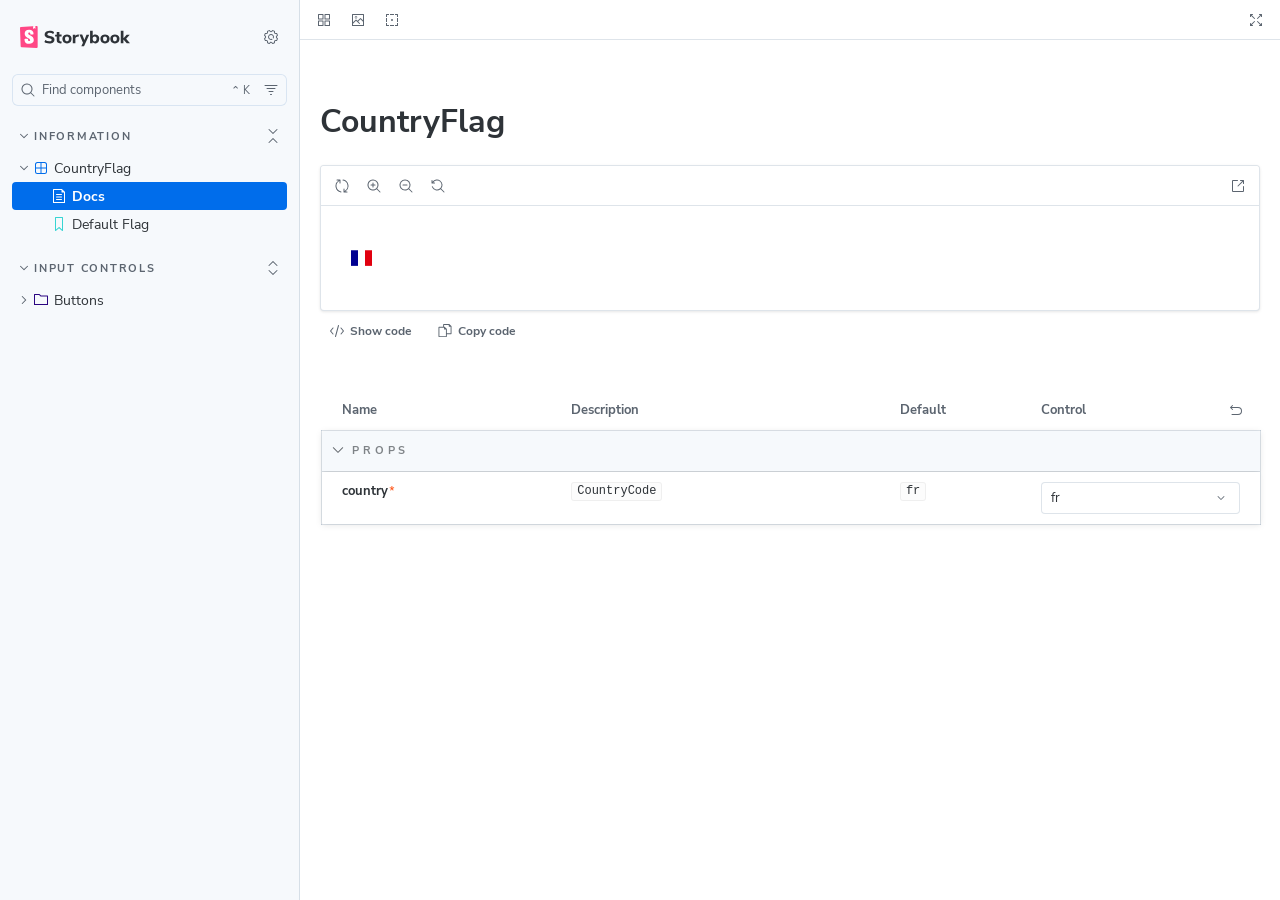
<file: index.html>
<!DOCTYPE html>
<html lang="en">
  <head>
    <meta charset="utf-8" />

    <title>storybook - Storybook</title>
    <meta name="viewport" content="width=device-width, initial-scale=1" />

    
    <link rel="icon" type="image/svg+xml" href="./favicon.svg" />
    
    <style>
      @font-face {
        font-family: 'Nunito Sans';
        font-style: normal;
        font-weight: 400;
        font-display: swap;
        src: url('./sb-common-assets/nunito-sans-regular.woff2') format('woff2');
      }

      @font-face {
        font-family: 'Nunito Sans';
        font-style: italic;
        font-weight: 400;
        font-display: swap;
        src: url('./sb-common-assets/nunito-sans-italic.woff2') format('woff2');
      }

      @font-face {
        font-family: 'Nunito Sans';
        font-style: normal;
        font-weight: 700;
        font-display: swap;
        src: url('./sb-common-assets/nunito-sans-bold.woff2') format('woff2');
      }

      @font-face {
        font-family: 'Nunito Sans';
        font-style: italic;
        font-weight: 700;
        font-display: swap;
        src: url('./sb-common-assets/nunito-sans-bold-italic.woff2') format('woff2');
      }
    </style>

    <link href="./sb-manager/runtime.js" rel="modulepreload" />

    
    <link href="./sb-addons/storybook-core-server-presets-0/common-manager-bundle.js" rel="modulepreload" />
    
    <link href="./sb-addons/chromatic-com-storybook-1/manager-bundle.js" rel="modulepreload" />
    
    <link href="./sb-addons/vitest-2/manager-bundle.js" rel="modulepreload" />
    
    <link href="./sb-addons/a11y-3/manager-bundle.js" rel="modulepreload" />
    
    <link href="./sb-addons/docs-4/manager-bundle.js" rel="modulepreload" />
    
    <link href="./sb-addons/onboarding-5/manager-bundle.js" rel="modulepreload" />
      
<script>window.__CHROMATIC_STORYBOOK_ID__ = "27157d1020fa496a5161f5363aa95a7304d2fa7624a0a8a277e5bda87c788910";</script> 

    <style>
      #storybook-root[hidden] {
        display: none !important;
      }
    </style>

    
  </head>
  <body>
    <div id="root"></div>

    
    <script>
      
        
          window['FEATURES'] = {
  "actions": true,
  "argTypeTargetsV7": true,
  "backgrounds": true,
  "changeDetection": true,
  "componentsManifest": false,
  "controls": true,
  "disallowImplicitActionsInRenderV8": true,
  "highlight": true,
  "interactions": true,
  "legacyDecoratorFileOrder": false,
  "measure": true,
  "outline": true,
  "sidebarOnboardingChecklist": true,
  "viewport": true
};
        
      
        
          window['REFS'] = {};
        
      
        
          window['LOGLEVEL'] = "info";
        
      
        
          window['DOCS_OPTIONS'] = {
  "defaultName": "Docs"
};
        
      
        
          window['CONFIG_TYPE'] = "PRODUCTION";
        
      
        
      
        
      
        
          window['TAGS_OPTIONS'] = {};
        
      
        
          window['STORYBOOK_BUILDER'] = "vite";
        
      
        
          window['STORYBOOK_FRAMEWORK'] = "vue3-vite";
        
      
        
          window['STORYBOOK_RENDERER'] = "vue3";
        
      
        
      
    </script>
    

    <script type="module">
      import './sb-manager/globals-runtime.js';

      
        import './sb-addons/storybook-core-server-presets-0/common-manager-bundle.js';
      
        import './sb-addons/chromatic-com-storybook-1/manager-bundle.js';
      
        import './sb-addons/vitest-2/manager-bundle.js';
      
        import './sb-addons/a11y-3/manager-bundle.js';
      
        import './sb-addons/docs-4/manager-bundle.js';
      
        import './sb-addons/onboarding-5/manager-bundle.js';
      

      import './sb-manager/runtime.js';
    </script>
  </body>
</html>
</file>
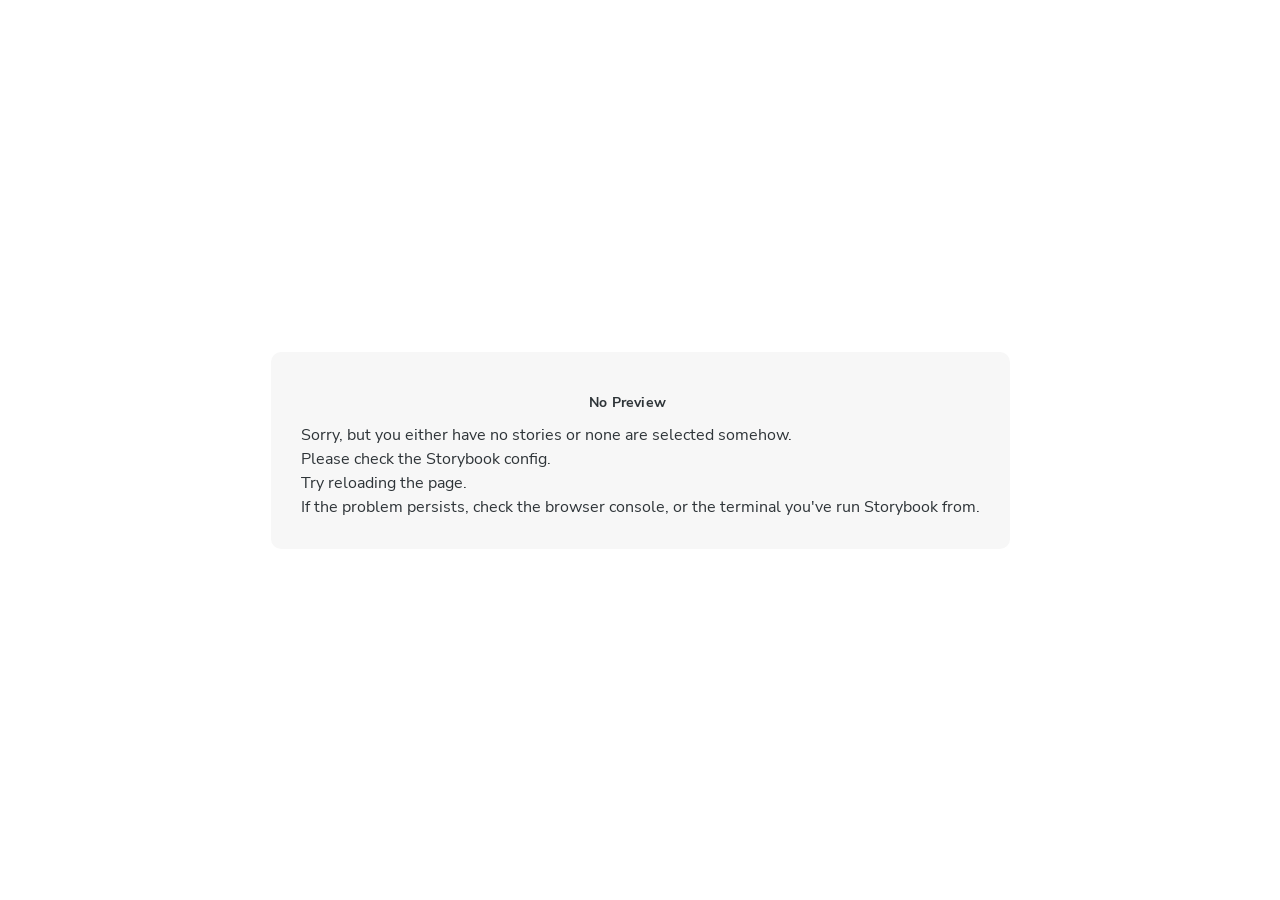
<file: iframe.html>
<!doctype html>
<!--suppress HtmlUnknownTarget -->
<html lang="en">
  <head><script type="module" src="./vite-inject-mocker-entry.js"></script>
    <meta charset="utf-8" />
    <title>Storybook</title>
    <meta name="viewport" content="width=device-width, initial-scale=1" />

    <style>
      @font-face {
        font-family: 'Nunito Sans';
        font-style: normal;
        font-weight: 400;
        font-display: swap;
        src: url('./sb-common-assets/nunito-sans-regular.woff2') format('woff2');
      }

      @font-face {
        font-family: 'Nunito Sans';
        font-style: italic;
        font-weight: 400;
        font-display: swap;
        src: url('./sb-common-assets/nunito-sans-italic.woff2') format('woff2');
      }

      @font-face {
        font-family: 'Nunito Sans';
        font-style: normal;
        font-weight: 700;
        font-display: swap;
        src: url('./sb-common-assets/nunito-sans-bold.woff2') format('woff2');
      }

      @font-face {
        font-family: 'Nunito Sans';
        font-style: italic;
        font-weight: 700;
        font-display: swap;
        src: url('./sb-common-assets/nunito-sans-bold-italic.woff2') format('woff2');
      }
    </style>

    <script>
      window.CONFIG_TYPE = 'PRODUCTION';
      window.LOGLEVEL = 'info';
      window.FRAMEWORK_OPTIONS = {};
      window.CHANNEL_OPTIONS = {};
      window.FEATURES = {"actions":true,"argTypeTargetsV7":true,"backgrounds":true,"changeDetection":true,"componentsManifest":false,"controls":true,"disallowImplicitActionsInRenderV8":true,"highlight":true,"interactions":true,"legacyDecoratorFileOrder":false,"measure":true,"outline":true,"sidebarOnboardingChecklist":true,"viewport":true};
      window.STORIES = [{"titlePrefix":"","directory":"./resources","files":"**/*.stories.@(js|jsx|mjs|ts|tsx)","importPathMatcher":"^\\.[\\\\/](?:resources(?:[\\\\/](?!\\.)(?:(?:(?!(?:^|[\\\\/])\\.).)*?)[\\\\/]|[\\\\/]|$)(?!\\.)(?=.)[^\\\\/]*?\\.stories\\.(js|jsx|mjs|ts|tsx))$"}];
      window.DOCS_OPTIONS = {"defaultName":"Docs"};
      window.TAGS_OPTIONS = {};

      

      // We do this so that "module && module.hot" etc. in Storybook source code
      // doesn't fail (it will simply be disabled)
      window.module = undefined;
      window.global = window;
    </script>
    <base target="_parent" />

<style>
  /* While we aren't showing the main block yet, but still preparing, we want everything the user has rendered, which may or may not be in #storybook-root, to be display none */
  .sb-show-preparing-story:not(.sb-show-main) > :not(.sb-preparing-story) {
    display: none;
  }

  .sb-show-preparing-docs:not(.sb-show-main) > :not(.sb-preparing-docs) {
    display: none;
  }

  /* Hide our own blocks when we aren't supposed to be showing them */
  :not(.sb-show-preparing-story) > .sb-preparing-story,
  :not(.sb-show-preparing-docs) > .sb-preparing-docs,
  :not(.sb-show-nopreview) > .sb-nopreview,
  :not(.sb-show-errordisplay) > .sb-errordisplay {
    display: none;
  }

  .sb-show-main.sb-main-centered {
    margin: 0;
    display: flex;
    align-items: center;
    min-height: 100vh;
  }

  .sb-show-main.sb-main-centered #storybook-root {
    box-sizing: border-box;
    margin: auto;
    padding: 1rem;
    max-height: 100%;
    /* Hack for centering correctly in IE11 */
  }

  /* Vertical centering fix for IE11 */
  @media screen and (-ms-high-contrast: none), (-ms-high-contrast: active) {
    .sb-show-main.sb-main-centered:after {
      content: '';
      min-height: inherit;
      font-size: 0;
    }
  }

  .sb-show-main.sb-main-fullscreen {
    margin: 0;
    padding: 0;
    display: block;
  }

  .sb-show-main.sb-main-padded {
    margin: 0;
    padding: 1rem;
    display: block;
    box-sizing: border-box;
  }

  .sb-wrapper {
    position: fixed;
    top: 0;
    bottom: 0;
    left: 0;
    right: 0;
    box-sizing: border-box;

    padding: 40px;
    font-family:
      'Nunito Sans',
      -apple-system,
      '.SFNSText-Regular',
      'San Francisco',
      BlinkMacSystemFont,
      'Segoe UI',
      'Helvetica Neue',
      Helvetica,
      Arial,
      sans-serif;
    -webkit-font-smoothing: antialiased;
    overflow: auto;
  }

  @media (max-width: 700px) {
    .sb-wrapper {
      padding: 20px;
    }
  }

  @media (max-width: 500px) {
    .sb-wrapper {
      padding: 10px;
    }
  }

  .sb-heading {
    font-size: 14px;
    font-weight: 600;
    letter-spacing: 0.2px;
    margin: 10px 0;
    padding-right: 25px;
  }

  .sb-nopreview {
    display: flex;
    align-content: center;
    justify-content: center;
    box-sizing: border-box;
  }

  .sb-nopreview_main {
    margin: auto;
    padding: 30px;
    border-radius: 10px;
    background: rgb(247, 247, 247);
    color: rgb(46, 52, 56);
  }

  .sb-nopreview_main * {
    background: rgb(247, 247, 247);
    color: rgb(46, 52, 56);
  }

  .sb-nopreview_heading {
    text-align: center;
  }

  .sb-errordisplay {
    background: #f6f9fc;
    color: black;
    z-index: 999999;
    width: 100vw;
    min-height: 100vh;
    box-sizing: border-box;
  }

  .sb-errordisplay_main {
    margin: auto;
    padding: 24px;
    display: flex;
    box-sizing: border-box;

    flex-direction: column;
    min-height: 100%;
    width: 100%;
    border-radius: 6px;
    background: white;
    color: black;
    border: 1px solid #ff0000;
    box-shadow: 0 0 64px rgba(0, 0, 0, 0.1);
    gap: 24px;
  }

  .sb-errordisplay_main ol {
    padding-left: 18px;
    margin: 0;
  }

  /* Redefine colors to ensure readability regardless of user-provided * selectors. */
  .sb-errordisplay_main * {
    background: white;
    color: black;
  }

  /* Exclude error code block from the universal reset to preserve ANSI colors and dark theme */
  .sb-errordisplay_main .sb-errordisplay_code,
  .sb-errordisplay_main .sb-errordisplay_code * {
    background: #242424;
    color: #c6c6c6;
  }

  .sb-errordisplay_main h1 {
    font-family: inherit;
    font-size: 22px;
    font-weight: 400;
    line-height: 30px;
    margin: 0;
  }

  .sb-errordisplay_main h1::before {
    content: '';
    display: inline-block;
    width: 12px;
    height: 12px;
    background: #ff4400;
    border-radius: 50%;
    margin-right: 8px;
  }

  .sb-errordisplay_main p,
  .sb-errordisplay_main ol {
    font-family: inherit;
    font-size: 14px;
    font-weight: 400;
    line-height: 19px;
    margin: 0;
  }

  .sb-errordisplay_main li + li {
    margin: 0;
    padding: 0;
    padding-top: 12px;
  }

  .sb-errordisplay_main a {
    color: currentColor;
  }

  .sb-errordisplay_main .sb-errordisplay_code {
    padding: 10px;
    flex: 1;
    background: #242424;
    color: #c6c6c6;
    box-sizing: border-box;

    font-size: 14px;
    font-weight: 400;
    line-height: 19px;
    border-radius: 4px;

    font-family:
      'Operator Mono', 'Fira Code Retina', 'Fira Code', 'FiraCode-Retina', 'Andale Mono',
      'Lucida Console', Consolas, Monaco, monospace;
    margin: 0;
    overflow: auto;
  }

  .sb-errordisplay_main .sb-errordisplay_code code {
    background-color: inherit;
    color: inherit;
  }

  .sb-errordisplay_main .sb-errordisplay_code {
    white-space: pre-wrap;
  }

  @-webkit-keyframes sb-rotate360 {
    from {
      transform: rotate(0deg);
    }

    to {
      transform: rotate(360deg);
    }
  }

  @keyframes sb-rotate360 {
    from {
      transform: rotate(0deg);
    }

    to {
      transform: rotate(360deg);
    }
  }

  @-webkit-keyframes sb-glow {
    0%,
    100% {
      opacity: 1;
    }

    50% {
      opacity: 0.4;
    }
  }

  @keyframes sb-glow {
    0%,
    100% {
      opacity: 1;
    }

    50% {
      opacity: 0.4;
    }
  }

  /* We display the preparing loaders *over* the rendering story */
  .sb-preparing-story,
  .sb-preparing-docs {
    background-color: white;
    /* Maximum possible z-index. It would be better to use stacking contexts to ensure it's always
    on top, but this isn't possible as it would require making CSS changes that could affect user code */
    z-index: 2147483647;
  }

  .sb-loader {
    -webkit-animation: sb-rotate360 0.7s linear infinite;
    animation: sb-rotate360 0.7s linear infinite;
    border-color: rgba(97, 97, 97, 0.29);
    border-radius: 50%;
    border-style: solid;
    border-top-color: #646464;
    border-width: 2px;
    display: inline-block;
    height: 32px;
    left: 50%;
    margin-left: -16px;
    margin-top: -16px;
    mix-blend-mode: difference;
    overflow: hidden;
    position: absolute;
    top: 50%;
    transition: all 200ms ease-out;
    vertical-align: top;
    width: 32px;
    z-index: 4;
  }

  .sb-previewBlock {
    background: #fff;
    border: 1px solid rgba(0, 0, 0, 0.1);
    border-radius: 4px;
    box-shadow: rgba(0, 0, 0, 0.1) 0 1px 3px 0;
    margin: 25px auto 40px;
    max-width: 600px;
  }

  .sb-previewBlock_header {
    align-items: center;
    box-shadow: rgba(0, 0, 0, 0.1) 0 -1px 0 0 inset;
    display: flex;
    gap: 14px;
    height: 40px;
    padding: 0 12px;
  }

  .sb-previewBlock_icon {
    -webkit-animation: sb-glow 1.5s ease-in-out infinite;
    animation: sb-glow 1.5s ease-in-out infinite;
    background: #e6e6e6;
    height: 14px;
    width: 14px;
  }

  .sb-previewBlock_icon:last-child {
    margin-left: auto;
  }

  .sb-previewBlock_body {
    -webkit-animation: sb-glow 1.5s ease-in-out infinite;
    animation: sb-glow 1.5s ease-in-out infinite;
    height: 182px;
    position: relative;
  }

  .sb-argstableBlock {
    border-collapse: collapse;
    border-spacing: 0;
    font-size: 13px;
    line-height: 20px;
    margin: 25px auto 40px;
    max-width: 600px;
    text-align: left;
    width: 100%;
  }

  .sb-argstableBlock th:first-of-type,
  .sb-argstableBlock td:first-of-type {
    padding-left: 20px;
  }

  .sb-argstableBlock th:nth-of-type(2),
  .sb-argstableBlock td:nth-of-type(2) {
    width: 35%;
  }

  .sb-argstableBlock th:nth-of-type(3),
  .sb-argstableBlock td:nth-of-type(3) {
    width: 15%;
  }

  .sb-argstableBlock th:last-of-type,
  .sb-argstableBlock td:last-of-type {
    width: 25%;
    padding-right: 20px;
  }

  .sb-argstableBlock th span,
  .sb-argstableBlock td span {
    -webkit-animation: sb-glow 1.5s ease-in-out infinite;
    animation: sb-glow 1.5s ease-in-out infinite;
    background-color: rgba(0, 0, 0, 0.1);
    border-radius: 0;
    box-shadow: none;
    color: transparent;
  }

  .sb-argstableBlock th {
    padding: 10px 15px;
  }

  .sb-argstableBlock-body {
    border-radius: 4px;
    box-shadow:
      rgba(0, 0, 0, 0.1) 0 1px 3px 1px,
      rgba(0, 0, 0, 0.065) 0 0 0 1px;
  }

  .sb-argstableBlock-body tr {
    background: transparent;
    overflow: hidden;
  }

  .sb-argstableBlock-body tr:not(:first-child) {
    border-top: 1px solid #e6e6e6;
  }

  .sb-argstableBlock-body tr:first-child td:first-child {
    border-top-left-radius: 4px;
  }

  .sb-argstableBlock-body tr:first-child td:last-child {
    border-top-right-radius: 4px;
  }

  .sb-argstableBlock-body tr:last-child td:first-child {
    border-bottom-left-radius: 4px;
  }

  .sb-argstableBlock-body tr:last-child td:last-child {
    border-bottom-right-radius: 4px;
  }

  .sb-argstableBlock-body td {
    background: #fff;
    padding-bottom: 10px;
    padding-top: 10px;
    vertical-align: top;
  }

  .sb-argstableBlock-body td:not(:first-of-type) {
    padding-left: 15px;
    padding-right: 15px;
  }

  .sb-argstableBlock-body button {
    -webkit-animation: sb-glow 1.5s ease-in-out infinite;
    animation: sb-glow 1.5s ease-in-out infinite;
    background-color: rgba(0, 0, 0, 0.1);
    border: 0;
    border-radius: 0;
    box-shadow: none;
    color: transparent;
    display: inline;
    font-size: 12px;
    line-height: 1;
    padding: 10px 16px;
  }

  .sb-argstableBlock-summary {
    margin-top: 4px;
  }

  .sb-argstableBlock-code {
    margin-right: 4px;
    margin-bottom: 4px;
    padding: 2px 5px;
  }

  .sb-sr-only,
  .sb-hidden-until-focus:not(:focus) {
    position: absolute;
    width: 1px;
    height: 1px;
    padding: 0px;
    margin: -1px;
    overflow: hidden;
    clip: rect(0, 0, 0, 0);
    border: none;
  }

  .sb-hidden-until-focus {
    opacity: 0;
    transition: opacity 150ms ease-out;
  }

  .sb-hidden-until-focus:focus {
    opacity: 1;
  }
</style>

<script>
  /* globals window */
  try {
    if (window.top !== window) {
      window.__REACT_DEVTOOLS_GLOBAL_HOOK__ = window.top.__REACT_DEVTOOLS_GLOBAL_HOOK__;
      window.__VUE_DEVTOOLS_GLOBAL_HOOK__ = window.top.__VUE_DEVTOOLS_GLOBAL_HOOK__;
      window.top.__VUE_DEVTOOLS_CONTEXT__ = window.document;
    }
  } catch (e) {
    // eslint-disable-next-line no-console
    console.warn('unable to connect to top frame for connecting dev tools');
  }
</script>

    <script type="module" crossorigin src="./assets/iframe-BHBpvihc.js"></script>
    <link rel="modulepreload" crossorigin href="./assets/preload-helper-PPVm8Dsz.js">
    <link rel="stylesheet" crossorigin href="./assets/iframe-BF51ylwQ.css">
  </head>

  <body>
    <div class="sb-preparing-story sb-wrapper">
  <div class="sb-loader"></div>
</div>

<div class="sb-preparing-docs sb-wrapper">
  <div class="sb-previewBlock">
    <div class="sb-previewBlock_header">
      <div class="sb-previewBlock_icon"></div>
      <div class="sb-previewBlock_icon"></div>
      <div class="sb-previewBlock_icon"></div>
      <div class="sb-previewBlock_icon"></div>
    </div>
    <div class="sb-previewBlock_body">
      <div class="sb-loader"></div>
    </div>
  </div>
  <table aria-hidden="true" class="sb-argstableBlock">
    <thead class="sb-argstableBlock-head">
      <tr>
        <th><span>Name</span></th>
        <th><span>Description</span></th>
        <th><span>Default</span></th>
        <th><span>Control </span></th>
      </tr>
    </thead>
    <tbody class="sb-argstableBlock-body">
      <tr>
        <td><span>propertyName</span><span title="Required">*</span></td>
        <td>
          <div><span>This is a short description</span></div>
          <div class="sb-argstableBlock-summary">
            <div><span class="sb-argstableBlock-code">summary</span></div>
          </div>
        </td>
        <td>
          <div><span class="sb-argstableBlock-code">defaultValue</span></div>
        </td>
        <td><button>Set string</button></td>
      </tr>
      <tr>
        <td><span>propertyName</span><span>*</span></td>
        <td>
          <div><span>This is a short description</span></div>
          <div class="sb-argstableBlock-summary">
            <div><span class="sb-argstableBlock-code">summary</span></div>
          </div>
        </td>
        <td>
          <div><span class="sb-argstableBlock-code">defaultValue</span></div>
        </td>
        <td><button>Set string</button></td>
      </tr>
      <tr>
        <td><span>propertyName</span><span>*</span></td>
        <td>
          <div><span>This is a short description</span></div>
          <div class="sb-argstableBlock-summary">
            <div><span class="sb-argstableBlock-code">summary</span></div>
          </div>
        </td>
        <td>
          <div><span class="sb-argstableBlock-code">defaultValue</span></div>
        </td>
        <td><button>Set string</button></td>
      </tr>
    </tbody>
  </table>
</div>

<div class="sb-nopreview sb-wrapper">
  <div class="sb-nopreview_main">
    <h1 class="sb-nopreview_heading sb-heading">No Preview</h1>
    <p>Sorry, but you either have no stories or none are selected somehow.</p>
    <ul>
      <li>Please check the Storybook config.</li>
      <li>Try reloading the page.</li>
    </ul>
    <p>
      If the problem persists, check the browser console, or the terminal you've run Storybook from.
    </p>
  </div>
</div>

<div class="sb-errordisplay sb-wrapper">
  <div class="sb-errordisplay_main">
    <h1 id="error-message"></h1>
    <p>
      The component failed to render properly, likely due to a configuration issue in Storybook.
      Here are some common causes and how you can address them:
    </p>
    <ol>
      <li>
        <strong>Missing Context/Providers</strong>: You can use decorators to supply specific
        contexts or providers, which are sometimes necessary for components to render correctly. For
        detailed instructions on using decorators, please visit the
        <a href="https://storybook.js.org/docs/writing-stories/decorators"
          >Decorators documentation</a
        >.
      </li>
      <li>
        <strong>Misconfigured Webpack or Vite</strong>: Verify that Storybook picks up all necessary
        settings for loaders, plugins, and other relevant parameters. You can find step-by-step
        guides for configuring
        <a href="https://storybook.js.org/docs/builders/webpack">Webpack</a> or
        <a href="https://storybook.js.org/docs/builders/vite">Vite</a>
        with Storybook.
      </li>
      <li>
        <strong>Missing Environment Variables</strong>: Your Storybook may require specific
        environment variables to function as intended. You can set up custom environment variables
        as outlined in the
        <a href="https://storybook.js.org/docs/configure/environment-variables"
          >Environment Variables documentation</a
        >.
      </li>
    </ol>
    <pre class="sb-errordisplay_code"><code id="error-stack"></code></pre>
  </div>
</div>

    <div id="storybook-root"></div>
    <div id="storybook-docs"></div>
    <script>
      function __onViteAppLoadingError(event) {
        const hostname = globalThis.location.hostname;
        if (hostname !== 'localhost' && globalThis.CONFIG_TYPE === 'DEVELOPMENT') {
          const message = `Failed to load the Storybook preview file 'vite-app.js':

      It looks like you're visiting the Storybook development server on another hostname than localhost: '${hostname}', but you haven't configured the necessary security features to support this.
      Please re-run your Storybook development server with the '--host ${hostname}' flag, or manually configure your Vite allowedHosts configuration with viteFinal.

      See:`;
          const docs = [
            'https://storybook.js.org/docs/api/cli-options#dev',
            'https://storybook.js.org/docs/api/main-config/main-config-vite-final',
            'https://vite.dev/config/server-options.html#server-allowedhosts',
          ];
          console.error(`${message}\n${docs.map((doc) => `- ${doc}`).join('\n')}`);

          document.getElementById('storybook-root').innerHTML =
            `<p style="color: red; max-width: 70ch">${message.replaceAll(
              '\n',
              '<br/>'
            )}<ul>${docs.map((doc) => `<li><a href='${doc}' target='_blank'>${doc}</a></li>`).join('')}</ul></p>`;
          return;
        }
      }
    </script>
  </body>
</html>
</file>
<file: assets/iframe-BF51ylwQ.css>
.fib,.fi{background-size:contain;background-position:50%;background-repeat:no-repeat}.fi{position:relative;display:inline-block;width:1.333333em;line-height:1em}.fi:before{content:" "}.fi.fis{width:1em}.fi-xx{background-image:url(./xx-zm_JmrXl.svg)}.fi-xx.fis{background-image:url(./xx-DHLZWhOc.svg)}.fi-ad{background-image:url(./ad-B18i8NGa.svg)}.fi-ad.fis{background-image:url(./ad-Blhdm5jl.svg)}.fi-ae{background-image:url(./ae-CZRtWSox.svg)}.fi-ae.fis{background-image:url(./ae-CnWpkG7H.svg)}.fi-af{background-image:url(./af-C77Rf6cE.svg)}.fi-af.fis{background-image:url(./af-Bc2fqp73.svg)}.fi-ag{background-image:url(./ag-C8MykuG2.svg)}.fi-ag.fis{background-image:url(./ag-B50eCdjH.svg)}.fi-ai{background-image:url(./ai-Dmedkf4v.svg)}.fi-ai.fis{background-image:url(./ai-BhrGqTjA.svg)}.fi-al{background-image:url(./al-10QRkakw.svg)}.fi-al.fis{background-image:url(./al-CxA7yomf.svg)}.fi-am{background-image:url(./am-DMt4_dd4.svg)}.fi-am.fis{background-image:url(./am-Brwuaa2u.svg)}.fi-ao{background-image:url(./ao-tXuRa6vm.svg)}.fi-ao.fis{background-image:url(./ao-CAGuVnyg.svg)}.fi-aq{background-image:url(./aq-CF5jO-0h.svg)}.fi-aq.fis{background-image:url(./aq-UDjN-zV6.svg)}.fi-ar{background-image:url(./ar-Be8Ju1cG.svg)}.fi-ar.fis{background-image:url(./ar-NyCpd6W6.svg)}.fi-as{background-image:url(./as-Dekqy8Of.svg)}.fi-as.fis{background-image:url(./as-BTEVCXG-.svg)}.fi-at{background-image:url(./at-DGA_6m5E.svg)}.fi-at.fis{background-image:url(./at-D-LsLSdx.svg)}.fi-au{background-image:url(./au-DAHDIuPI.svg)}.fi-au.fis{background-image:url(./au-kL8f0uMB.svg)}.fi-aw{background-image:url(./aw-W0PWLK5p.svg)}.fi-aw.fis{background-image:url(./aw-CLCX8uk5.svg)}.fi-ax{background-image:url(./ax-DvLIy84U.svg)}.fi-ax.fis{background-image:url(./ax-wECm_RRW.svg)}.fi-az{background-image:url(./az-Bk-bYNxy.svg)}.fi-az.fis{background-image:url(./az-z2IthT8Q.svg)}.fi-ba{background-image:url(./ba-WdDiSMvP.svg)}.fi-ba.fis{background-image:url(./ba-CiiOt6u0.svg)}.fi-bb{background-image:url(./bb-DJxbaxmT.svg)}.fi-bb.fis{background-image:url(./bb-DC5IaaX4.svg)}.fi-bd{background-image:url(./bd-BF9t1-60.svg)}.fi-bd.fis{background-image:url(./bd-DvPoLH3C.svg)}.fi-be{background-image:url(./be-CLLkK3PN.svg)}.fi-be.fis{background-image:url(./be-Dtq4MkQz.svg)}.fi-bf{background-image:url(./bf-YclsoDuF.svg)}.fi-bf.fis{background-image:url(./bf-DCbfaYlw.svg)}.fi-bg{background-image:url(./bg-GUQenraa.svg)}.fi-bg.fis{background-image:url(./bg-cWragUdK.svg)}.fi-bh{background-image:url(./bh-BQqEGq6F.svg)}.fi-bh.fis{background-image:url(./bh-DgfmyT2n.svg)}.fi-bi{background-image:url(./bi-CRmKY6RQ.svg)}.fi-bi.fis{background-image:url(./bi-C8Dazs_i.svg)}.fi-bj{background-image:url(./bj-14PhO9bM.svg)}.fi-bj.fis{background-image:url(./bj-BOF1aYv0.svg)}.fi-bl{background-image:url(./bl-4CI2YcwX.svg)}.fi-bl.fis{background-image:url(./bl-Ci30-2xD.svg)}.fi-bm{background-image:url(./bm-BeYgB2z9.svg)}.fi-bm.fis{background-image:url(./bm-DvNWWcPM.svg)}.fi-bn{background-image:url(./bn-B6T3O78g.svg)}.fi-bn.fis{background-image:url(./bn-CPQcA8Ol.svg)}.fi-bo{background-image:url(./bo-CcUiMqkJ.svg)}.fi-bo.fis{background-image:url(./bo-Dry0C6UA.svg)}.fi-bq{background-image:url(./bq-BYpdxEeT.svg)}.fi-bq.fis{background-image:url(./bq-SWpsjb2t.svg)}.fi-br{background-image:url(./br-Cu5YU29T.svg)}.fi-br.fis{background-image:url(./br-Dr5rMAMb.svg)}.fi-bs{background-image:url(./bs-7Gd_oriM.svg)}.fi-bs.fis{background-image:url(./bs-CcXnDJaD.svg)}.fi-bt{background-image:url(./bt-BTo4qm10.svg)}.fi-bt.fis{background-image:url(./bt-SxWnbWW0.svg)}.fi-bv{background-image:url(./bv-wM9JLv4R.svg)}.fi-bv.fis{background-image:url(./bv-Jqog7euh.svg)}.fi-bw{background-image:url(./bw-n5ZaAnGL.svg)}.fi-bw.fis{background-image:url(./bw-DOFTOZyN.svg)}.fi-by{background-image:url(./by-C621sBpd.svg)}.fi-by.fis{background-image:url(./by-u4o0VQKP.svg)}.fi-bz{background-image:url(./bz-BCKHR4_q.svg)}.fi-bz.fis{background-image:url(./bz-CoBdB-p8.svg)}.fi-ca{background-image:url(./ca-PYUrLVUV.svg)}.fi-ca.fis{background-image:url(./ca-B8J8Wc6a.svg)}.fi-cc{background-image:url(./cc-BNT6Xjzk.svg)}.fi-cc.fis{background-image:url(./cc-Bl3UDHUt.svg)}.fi-cd{background-image:url(./cd-BGclsrP6.svg)}.fi-cd.fis{background-image:url(./cd-CwCQH0-t.svg)}.fi-cf{background-image:url(./cf-DRetLmp-.svg)}.fi-cf.fis{background-image:url(./cf-CvgcTRoz.svg)}.fi-cg{background-image:url(./cg-CwIyG6SE.svg)}.fi-cg.fis{background-image:url(./cg-DxMYgdKd.svg)}.fi-ch{background-image:url(./ch-sfriZoF1.svg)}.fi-ch.fis{background-image:url(./ch-Do8WoVrp.svg)}.fi-ci{background-image:url(./ci-C8Q8IYTn.svg)}.fi-ci.fis{background-image:url(./ci-Cn5asHD7.svg)}.fi-ck{background-image:url(./ck-DfXMUOTo.svg)}.fi-ck.fis{background-image:url(./ck-VjQ-vT4C.svg)}.fi-cl{background-image:url(./cl-BgYYb4qP.svg)}.fi-cl.fis{background-image:url(./cl-B2rf9gTF.svg)}.fi-cm{background-image:url(./cm-D4yjdmKT.svg)}.fi-cm.fis{background-image:url(./cm-B0XEK3Gu.svg)}.fi-cn{background-image:url(./cn-DifnnI3t.svg)}.fi-cn.fis{background-image:url(./cn-sZmOitVP.svg)}.fi-co{background-image:url(./co-DV591zMm.svg)}.fi-co.fis{background-image:url(./co-BRjxMuCM.svg)}.fi-cr{background-image:url(./cr-BlYVN-_Q.svg)}.fi-cr.fis{background-image:url(./cr-CcuKkUIo.svg)}.fi-cu{background-image:url(./cu-L6XVZNgo.svg)}.fi-cu.fis{background-image:url(./cu-Bd4PmZCn.svg)}.fi-cv{background-image:url(./cv-CPsfcOfk.svg)}.fi-cv.fis{background-image:url(./cv-BYvkBxIi.svg)}.fi-cw{background-image:url(./cw-BbrnximR.svg)}.fi-cw.fis{background-image:url(./cw-DDrVSims.svg)}.fi-cx{background-image:url(./cx-DpYD6n6U.svg)}.fi-cx.fis{background-image:url(./cx-zaaWd3zl.svg)}.fi-cy{background-image:url(./cy-bZuP8hmf.svg)}.fi-cy.fis{background-image:url(./cy-DJKnEFYW.svg)}.fi-cz{background-image:url(./cz-WWBC5Aeb.svg)}.fi-cz.fis{background-image:url(./cz-CgTuLLXv.svg)}.fi-de{background-image:url(./de-B-2o-4Z9.svg)}.fi-de.fis{background-image:url(./de-D365bacb.svg)}.fi-dj{background-image:url(./dj-hp_BwbmO.svg)}.fi-dj.fis{background-image:url(./dj-C7tvpAUy.svg)}.fi-dk{background-image:url(./dk-DmS9BCZB.svg)}.fi-dk.fis{background-image:url(./dk-2cglAULc.svg)}.fi-dm{background-image:url(./dm-Cbhezfe1.svg)}.fi-dm.fis{background-image:url(./dm-DPPHwW2M.svg)}.fi-do{background-image:url(./do-B86d445t.svg)}.fi-do.fis{background-image:url(./do-DeRnbj4d.svg)}.fi-dz{background-image:url(./dz-Dytc1TFu.svg)}.fi-dz.fis{background-image:url(./dz-EwXBYPv9.svg)}.fi-ec{background-image:url(./ec-CaVOFQ3t.svg)}.fi-ec.fis{background-image:url(./ec-cwfBJlvF.svg)}.fi-ee{background-image:url(./ee-DufrxGIR.svg)}.fi-ee.fis{background-image:url(./ee-B0tgUOEC.svg)}.fi-eg{background-image:url(./eg-YC70hswZ.svg)}.fi-eg.fis{background-image:url(./eg-DwOkwyQ0.svg)}.fi-eh{background-image:url(./eh-0awM4TVj.svg)}.fi-eh.fis{background-image:url(./eh-CsiwG8bE.svg)}.fi-er{background-image:url(./er-X83uml6t.svg)}.fi-er.fis{background-image:url(./er-Cn365Y3V.svg)}.fi-es{background-image:url(./es-d5m8M5h8.svg)}.fi-es.fis{background-image:url(./es-BuSGTZm_.svg)}.fi-et{background-image:url(./et-DwdlzOIx.svg)}.fi-et.fis{background-image:url(./et-cfPInayI.svg)}.fi-fi{background-image:url(./fi-DWUIkfjL.svg)}.fi-fi.fis{background-image:url(./fi-Brjq_KK6.svg)}.fi-fj{background-image:url(./fj-DEAVMg38.svg)}.fi-fj.fis{background-image:url(./fj-u3dAPoew.svg)}.fi-fk{background-image:url(./fk-nuUF_Ak3.svg)}.fi-fk.fis{background-image:url(./fk-B-RvQ4Hz.svg)}.fi-fm{background-image:url(./fm-B4Z83GL0.svg)}.fi-fm.fis{background-image:url(./fm-DwHuWFwM.svg)}.fi-fo{background-image:url(./fo-DFjwyWur.svg)}.fi-fo.fis{background-image:url(./fo-ClIne8bc.svg)}.fi-fr{background-image:url(./fr-DVvUyOqI.svg)}.fi-fr.fis{background-image:url(./fr-C1eGzDWr.svg)}.fi-ga{background-image:url(./ga-BklUhLH_.svg)}.fi-ga.fis{background-image:url(./ga-CgNkrnfv.svg)}.fi-gb{background-image:url(./gb-DTXiLQoe.svg)}.fi-gb.fis{background-image:url(./gb-DSer7Jgn.svg)}.fi-gd{background-image:url(./gd-CO-whzUe.svg)}.fi-gd.fis{background-image:url(./gd-m2vU81NR.svg)}.fi-ge{background-image:url(./ge-B2RiL-Ih.svg)}.fi-ge.fis{background-image:url(./ge-DFOl98HB.svg)}.fi-gf{background-image:url(./gf-DWl5zcw0.svg)}.fi-gf.fis{background-image:url(./gf-DFQqfs-j.svg)}.fi-gg{background-image:url(./gg-jdOQS2nU.svg)}.fi-gg.fis{background-image:url(./gg-vhR8-Yxm.svg)}.fi-gh{background-image:url(./gh-r3LP_X7q.svg)}.fi-gh.fis{background-image:url(./gh-6yUjim7M.svg)}.fi-gi{background-image:url(./gi-BJKE9SzW.svg)}.fi-gi.fis{background-image:url(./gi-ZBwZ45zU.svg)}.fi-gl{background-image:url(./gl-CHaBnMib.svg)}.fi-gl.fis{background-image:url(./gl-D6qP-fnE.svg)}.fi-gm{background-image:url(./gm-Bu99atwn.svg)}.fi-gm.fis{background-image:url(./gm-DI7EpeCC.svg)}.fi-gn{background-image:url(./gn-1dJNy9oQ.svg)}.fi-gn.fis{background-image:url(./gn-kt7YA1XT.svg)}.fi-gp{background-image:url(./gp-DNyt_wTA.svg)}.fi-gp.fis{background-image:url(./gp-BqGRs8a4.svg)}.fi-gq{background-image:url(./gq-Cag8QTk2.svg)}.fi-gq.fis{background-image:url(./gq-CPnMO1hT.svg)}.fi-gr{background-image:url(./gr-C5PU0p9p.svg)}.fi-gr.fis{background-image:url(./gr-COThnT__.svg)}.fi-gs{background-image:url(./gs-DiiNa0F5.svg)}.fi-gs.fis{background-image:url(./gs-DOgYbHsY.svg)}.fi-gt{background-image:url(./gt-CJo5DI-7.svg)}.fi-gt.fis{background-image:url(./gt-BLpn5qMn.svg)}.fi-gu{background-image:url(./gu-Di1JYREk.svg)}.fi-gu.fis{background-image:url(./gu-SbvrH0uZ.svg)}.fi-gw{background-image:url(./gw-D249VY33.svg)}.fi-gw.fis{background-image:url(./gw-BTWe96TV.svg)}.fi-gy{background-image:url(./gy-CcVYUM2E.svg)}.fi-gy.fis{background-image:url(./gy-Dl6DrQIH.svg)}.fi-hk{background-image:url(./hk-CUNIaSX0.svg)}.fi-hk.fis{background-image:url(./hk-omO_-Nil.svg)}.fi-hm{background-image:url(./hm-Dh6t_Tj3.svg)}.fi-hm.fis{background-image:url(./hm-fgV6xItx.svg)}.fi-hn{background-image:url(./hn-CRjyS_bm.svg)}.fi-hn.fis{background-image:url(./hn-GhlpqqjC.svg)}.fi-hr{background-image:url(./hr-fzLfaANM.svg)}.fi-hr.fis{background-image:url(./hr-BpiVVBoV.svg)}.fi-ht{background-image:url(./ht-DIMg4gti.svg)}.fi-ht.fis{background-image:url(./ht-pweRl6ZP.svg)}.fi-hu{background-image:url(./hu-7Q5wwIIi.svg)}.fi-hu.fis{background-image:url(./hu-Bm8S5mAU.svg)}.fi-id{background-image:url(./id-DiSP6Fmm.svg)}.fi-id.fis{background-image:url(./id-CJiY5UnY.svg)}.fi-ie{background-image:url(./ie-ChAXClx3.svg)}.fi-ie.fis{background-image:url(./ie-DhxI4aJv.svg)}.fi-il{background-image:url(./il-_56OEGLa.svg)}.fi-il.fis{background-image:url(./il-CeFQotKl.svg)}.fi-im{background-image:url(./im--VPIqfkF.svg)}.fi-im.fis{background-image:url(./im-Dd9p-0-T.svg)}.fi-in{background-image:url(./in-Cdwu6Bq7.svg)}.fi-in.fis{background-image:url(./in-BrINBvML.svg)}.fi-io{background-image:url(./io-13HOfeJD.svg)}.fi-io.fis{background-image:url(./io-BImhNBcd.svg)}.fi-iq{background-image:url(./iq-Dp8HDzo2.svg)}.fi-iq.fis{background-image:url(./iq-CZIXYTmc.svg)}.fi-ir{background-image:url(./ir-cCIgaNf6.svg)}.fi-ir.fis{background-image:url(./ir-Q03Mij62.svg)}.fi-is{background-image:url(./is-CZjefTNV.svg)}.fi-is.fis{background-image:url(./is-Cdq2ElPF.svg)}.fi-it{background-image:url(./it-Br7q0Zh6.svg)}.fi-it.fis{background-image:url(./it-lvp2tGC_.svg)}.fi-je{background-image:url(./je-DyWbhIiC.svg)}.fi-je.fis{background-image:url(./je-vXe0Dr49.svg)}.fi-jm{background-image:url(./jm-CItSr3iX.svg)}.fi-jm.fis{background-image:url(./jm-CLL-w5oS.svg)}.fi-jo{background-image:url(./jo-BAF1FGbm.svg)}.fi-jo.fis{background-image:url(./jo-CiGTAWEd.svg)}.fi-jp{background-image:url(./jp-BIMmfxpO.svg)}.fi-jp.fis{background-image:url(./jp-B5RfAVGb.svg)}.fi-ke{background-image:url(./ke-C8foqndp.svg)}.fi-ke.fis{background-image:url(./ke-b02kYgZN.svg)}.fi-kg{background-image:url(./kg-B0FsxZiL.svg)}.fi-kg.fis{background-image:url(./kg-CjfitMyT.svg)}.fi-kh{background-image:url(./kh-BeWfuE30.svg)}.fi-kh.fis{background-image:url(./kh-BBvObpUS.svg)}.fi-ki{background-image:url(./ki-p_fAQGbS.svg)}.fi-ki.fis{background-image:url(./ki-fuIMkEYQ.svg)}.fi-km{background-image:url(./km-B5tqtGG7.svg)}.fi-km.fis{background-image:url(./km-D0jmlyBf.svg)}.fi-kn{background-image:url(./kn-DVPxDkNY.svg)}.fi-kn.fis{background-image:url(./kn-CHJJOZkG.svg)}.fi-kp{background-image:url(./kp-CrDKzoxe.svg)}.fi-kp.fis{background-image:url(./kp-BsOq20Ii.svg)}.fi-kr{background-image:url(./kr-BCXH1Hao.svg)}.fi-kr.fis{background-image:url(./kr-KUIaWHQD.svg)}.fi-kw{background-image:url(./kw-fSBzmd30.svg)}.fi-kw.fis{background-image:url(./kw-CIaYkhdM.svg)}.fi-ky{background-image:url(./ky-Dpsu1myA.svg)}.fi-ky.fis{background-image:url(./ky-BqaZHuhf.svg)}.fi-kz{background-image:url(./kz-CwKXYZ8s.svg)}.fi-kz.fis{background-image:url(./kz-Dkyx6q-p.svg)}.fi-la{background-image:url(./la-CuJflhIW.svg)}.fi-la.fis{background-image:url(./la-cXlqIhGg.svg)}.fi-lb{background-image:url(./lb-BSjpYEoo.svg)}.fi-lb.fis{background-image:url(./lb-DqFaKN7K.svg)}.fi-lc{background-image:url(./lc-CNvab8Ae.svg)}.fi-lc.fis{background-image:url(./lc-DoQpaup4.svg)}.fi-li{background-image:url(./li-CHdhvNcr.svg)}.fi-li.fis{background-image:url(./li-CMlf0YU8.svg)}.fi-lk{background-image:url(./lk-DUkgV9Tq.svg)}.fi-lk.fis{background-image:url(./lk-DSQoDxn_.svg)}.fi-lr{background-image:url(./lr-B84vu3Ds.svg)}.fi-lr.fis{background-image:url(./lr-Zj2ZOITC.svg)}.fi-ls{background-image:url(./ls-5Xk3Mxq5.svg)}.fi-ls.fis{background-image:url(./ls-B-MSA_Nj.svg)}.fi-lt{background-image:url(./lt-DoukV-Sm.svg)}.fi-lt.fis{background-image:url(./lt-CU4QmtZ-.svg)}.fi-lu{background-image:url(./lu-DOI02Msy.svg)}.fi-lu.fis{background-image:url(./lu-CCDqjGZj.svg)}.fi-lv{background-image:url(./lv-C-KfY8Yc.svg)}.fi-lv.fis{background-image:url(./lv-DjyqV19Q.svg)}.fi-ly{background-image:url(./ly-BWpTK3ux.svg)}.fi-ly.fis{background-image:url(./ly-B0G7qBy-.svg)}.fi-ma{background-image:url(./ma-BTRNTRUj.svg)}.fi-ma.fis{background-image:url(./ma-BNn_BSaU.svg)}.fi-mc{background-image:url(./mc-PK078JHl.svg)}.fi-mc.fis{background-image:url(./mc-JhJMKfOk.svg)}.fi-md{background-image:url(./md-DRlxvNwm.svg)}.fi-md.fis{background-image:url(./md-DTi94M3M.svg)}.fi-me{background-image:url(./me-Cv4Gwqah.svg)}.fi-me.fis{background-image:url(./me-CfGorN3b.svg)}.fi-mf{background-image:url(./mf-BaAGWwAq.svg)}.fi-mf.fis{background-image:url(./mf-DC-GBYih.svg)}.fi-mg{background-image:url(./mg-C168LHXW.svg)}.fi-mg.fis{background-image:url(./mg-DDrNyYWg.svg)}.fi-mh{background-image:url(./mh-gxuIp6Wk.svg)}.fi-mh.fis{background-image:url(./mh--hJdVdXy.svg)}.fi-mk{background-image:url(./mk-D9SIMr-a.svg)}.fi-mk.fis{background-image:url(./mk-Cx9Yf_ZD.svg)}.fi-ml{background-image:url(./ml-DVf6ujpi.svg)}.fi-ml.fis{background-image:url(./ml-BBMGMlrT.svg)}.fi-mm{background-image:url(./mm-lwT09MQ0.svg)}.fi-mm.fis{background-image:url(./mm-DB0gzm_2.svg)}.fi-mn{background-image:url(./mn-CgXyw0O9.svg)}.fi-mn.fis{background-image:url(./mn-CNIDYiAG.svg)}.fi-mo{background-image:url(./mo-BAtCjuYA.svg)}.fi-mo.fis{background-image:url(./mo-CZPe8QjC.svg)}.fi-mp{background-image:url(./mp-CrOApEqW.svg)}.fi-mp.fis{background-image:url(./mp-CuaQmCLf.svg)}.fi-mq{background-image:url(./mq-BFnJ22KI.svg)}.fi-mq.fis{background-image:url(./mq-Dt7FKNYb.svg)}.fi-mr{background-image:url(./mr-D6G1wpeZ.svg)}.fi-mr.fis{background-image:url(./mr-Cqt475iO.svg)}.fi-ms{background-image:url(./ms-DxciGbUu.svg)}.fi-ms.fis{background-image:url(./ms-B-w7hFKu.svg)}.fi-mt{background-image:url(./mt-YqzKx9xl.svg)}.fi-mt.fis{background-image:url(./mt-YDa8zgzO.svg)}.fi-mu{background-image:url(./mu-mcq7cUFl.svg)}.fi-mu.fis{background-image:url(./mu-B2mIIRce.svg)}.fi-mv{background-image:url(./mv-BynAllfM.svg)}.fi-mv.fis{background-image:url(./mv-BXI4x8em.svg)}.fi-mw{background-image:url(./mw-C15nc1xZ.svg)}.fi-mw.fis{background-image:url(./mw-DkelfrL9.svg)}.fi-mx{background-image:url(./mx-Cc8Ccfe8.svg)}.fi-mx.fis{background-image:url(./mx-CvCwYHGF.svg)}.fi-my{background-image:url(./my-Co4JeeyE.svg)}.fi-my.fis{background-image:url(./my-BR3vHt6_.svg)}.fi-mz{background-image:url(./mz-Drlr_USV.svg)}.fi-mz.fis{background-image:url(./mz-Bo6u1S_s.svg)}.fi-na{background-image:url(./na-D79ffb4Z.svg)}.fi-na.fis{background-image:url(./na-0wFvily3.svg)}.fi-nc{background-image:url(./nc-5j7wEmDR.svg)}.fi-nc.fis{background-image:url(./nc-Bw50_tBz.svg)}.fi-ne{background-image:url(./ne-B1jPOYkl.svg)}.fi-ne.fis{background-image:url(./ne-Cium2f5G.svg)}.fi-nf{background-image:url(./nf-Dl00mlk2.svg)}.fi-nf.fis{background-image:url(./nf-DGrQb42O.svg)}.fi-ng{background-image:url(./ng-su4NM9If.svg)}.fi-ng.fis{background-image:url(./ng-CLL1nzMk.svg)}.fi-ni{background-image:url(./ni-CcFCSQxm.svg)}.fi-ni.fis{background-image:url(./ni-BX2WCaNt.svg)}.fi-nl{background-image:url(./nl-BnOa6UiA.svg)}.fi-nl.fis{background-image:url(./nl-DKN85plC.svg)}.fi-no{background-image:url(./no-qf2JPO73.svg)}.fi-no.fis{background-image:url(./no-67wnnm5y.svg)}.fi-np{background-image:url(./np-CIuq5GKd.svg)}.fi-np.fis{background-image:url(./np-B4k6qJKf.svg)}.fi-nr{background-image:url(./nr-DERIdzkN.svg)}.fi-nr.fis{background-image:url(./nr-SnI60Bgd.svg)}.fi-nu{background-image:url(./nu-BfgWvGcd.svg)}.fi-nu.fis{background-image:url(./nu-Dm-LLXct.svg)}.fi-nz{background-image:url(./nz-5vODdBjz.svg)}.fi-nz.fis{background-image:url(./nz-CaLnugvK.svg)}.fi-om{background-image:url(./om-DcqxRdQL.svg)}.fi-om.fis{background-image:url(./om-nN8zP2Bu.svg)}.fi-pa{background-image:url(./pa-BLNN9G2-.svg)}.fi-pa.fis{background-image:url(./pa-BzRYvRsl.svg)}.fi-pe{background-image:url(./pe-BLqhuu1C.svg)}.fi-pe.fis{background-image:url(./pe--eye3JWr.svg)}.fi-pf{background-image:url(./pf-C8ahG68q.svg)}.fi-pf.fis{background-image:url(./pf-e6q_5ubr.svg)}.fi-pg{background-image:url(./pg-BAYpbp9Z.svg)}.fi-pg.fis{background-image:url(./pg-nBvUkq7v.svg)}.fi-ph{background-image:url(./ph-BEzTn62K.svg)}.fi-ph.fis{background-image:url(./ph-B10ogxgQ.svg)}.fi-pk{background-image:url(./pk-CWMEc3ad.svg)}.fi-pk.fis{background-image:url(./pk-BnahYzav.svg)}.fi-pl{background-image:url(./pl-o38JROoc.svg)}.fi-pl.fis{background-image:url(./pl-jl6riBSr.svg)}.fi-pm{background-image:url(./pm-CHiP5UmZ.svg)}.fi-pm.fis{background-image:url(./pm-CatGySkp.svg)}.fi-pn{background-image:url(./pn-DgxdtieE.svg)}.fi-pn.fis{background-image:url(./pn-BPAlH32D.svg)}.fi-pr{background-image:url(./pr-B4tMV0xm.svg)}.fi-pr.fis{background-image:url(./pr-DjaQzs0K.svg)}.fi-ps{background-image:url(./ps-DO8YKYeS.svg)}.fi-ps.fis{background-image:url(./ps-CEUcLi5W.svg)}.fi-pt{background-image:url(./pt-DZ2ADgIR.svg)}.fi-pt.fis{background-image:url(./pt-BTevY6N2.svg)}.fi-pw{background-image:url(./pw-CQP52WMX.svg)}.fi-pw.fis{background-image:url(./pw-DOQyn2PV.svg)}.fi-py{background-image:url(./py-mNzh0mZC.svg)}.fi-py.fis{background-image:url(./py-BKi5dxWt.svg)}.fi-qa{background-image:url(./qa-Dkmpc78M.svg)}.fi-qa.fis{background-image:url(./qa-CekFoc-3.svg)}.fi-re{background-image:url(./re-Bk4ipYK1.svg)}.fi-re.fis{background-image:url(./re-Bg1MZWMt.svg)}.fi-ro{background-image:url(./ro-CoSeqKY1.svg)}.fi-ro.fis{background-image:url(./ro-C2av9jVe.svg)}.fi-rs{background-image:url(./rs-BfwKwXtn.svg)}.fi-rs.fis{background-image:url(./rs-CnTO3ehk.svg)}.fi-ru{background-image:url(./ru-D-4tNwXt.svg)}.fi-ru.fis{background-image:url(./ru-DbUtf_DX.svg)}.fi-rw{background-image:url(./rw-D7nbSYKI.svg)}.fi-rw.fis{background-image:url(./rw-CcIfVufE.svg)}.fi-sa{background-image:url(./sa-Dh79zbT9.svg)}.fi-sa.fis{background-image:url(./sa-DnlyVVKx.svg)}.fi-sb{background-image:url(./sb-BDTYjcbk.svg)}.fi-sb.fis{background-image:url(./sb-Dv-Gc94i.svg)}.fi-sc{background-image:url(./sc-CRNsSLg9.svg)}.fi-sc.fis{background-image:url(./sc-DFTNEfqs.svg)}.fi-sd{background-image:url(./sd-ClziNjGr.svg)}.fi-sd.fis{background-image:url(./sd-BwHx54f9.svg)}.fi-se{background-image:url(./se-8C923vhy.svg)}.fi-se.fis{background-image:url(./se-DHad7SFX.svg)}.fi-sg{background-image:url(./sg-DGYIMG0G.svg)}.fi-sg.fis{background-image:url(./sg-DisnRdSe.svg)}.fi-sh{background-image:url(./sh-DNImvbrE.svg)}.fi-sh.fis{background-image:url(./sh-DBww0RCW.svg)}.fi-si{background-image:url(./si-BMKT-Tec.svg)}.fi-si.fis{background-image:url(./si-BDW--7ta.svg)}.fi-sj{background-image:url(./sj-BFFEGknm.svg)}.fi-sj.fis{background-image:url(./sj-AM0BJ0qg.svg)}.fi-sk{background-image:url(./sk-K9BNIYAO.svg)}.fi-sk.fis{background-image:url(./sk-8lQCLAqV.svg)}.fi-sl{background-image:url(./sl-DxLJY5vJ.svg)}.fi-sl.fis{background-image:url(./sl-C0dI8IsG.svg)}.fi-sm{background-image:url(./sm-DGBIRFB_.svg)}.fi-sm.fis{background-image:url(./sm-BKrUHzrq.svg)}.fi-sn{background-image:url(./sn-S8ipNF1U.svg)}.fi-sn.fis{background-image:url(./sn-C4abx9Xn.svg)}.fi-so{background-image:url(./so-DlzA2Fco.svg)}.fi-so.fis{background-image:url(./so-BpxKZJzu.svg)}.fi-sr{background-image:url(./sr-Co7OKBh3.svg)}.fi-sr.fis{background-image:url(./sr-CfMKAfua.svg)}.fi-ss{background-image:url(./ss-CxVEpdPD.svg)}.fi-ss.fis{background-image:url(./ss-C_PPJ8V2.svg)}.fi-st{background-image:url(./st-C1Nd1c3V.svg)}.fi-st.fis{background-image:url(./st-AMcb9FhJ.svg)}.fi-sv{background-image:url(./sv-CJIHhYwF.svg)}.fi-sv.fis{background-image:url(./sv-RZ39q5hO.svg)}.fi-sx{background-image:url(./sx-nDhIaDNb.svg)}.fi-sx.fis{background-image:url(./sx-RKKs0ph6.svg)}.fi-sy{background-image:url(./sy-DwSud114.svg)}.fi-sy.fis{background-image:url(./sy-Dpn5i9ke.svg)}.fi-sz{background-image:url(./sz-qxMwa2gs.svg)}.fi-sz.fis{background-image:url(./sz-D39eIL5d.svg)}.fi-tc{background-image:url(./tc-dtelpZmc.svg)}.fi-tc.fis{background-image:url(./tc-CJHJmJj1.svg)}.fi-td{background-image:url(./td-BsuVhZpT.svg)}.fi-td.fis{background-image:url(./td-Ddv_29rE.svg)}.fi-tf{background-image:url(./tf-Co33RhQH.svg)}.fi-tf.fis{background-image:url(./tf-DSn8VxE3.svg)}.fi-tg{background-image:url(./tg-CP1-sc35.svg)}.fi-tg.fis{background-image:url(./tg-BpRxi4F-.svg)}.fi-th{background-image:url(./th-tzq84hgd.svg)}.fi-th.fis{background-image:url(./th-DK2zZyMY.svg)}.fi-tj{background-image:url(./tj-b-aWfOTb.svg)}.fi-tj.fis{background-image:url(./tj-BWWBVTk9.svg)}.fi-tk{background-image:url(./tk-CDucsEss.svg)}.fi-tk.fis{background-image:url(./tk-CZEI6mqd.svg)}.fi-tl{background-image:url(./tl-wpo93AGk.svg)}.fi-tl.fis{background-image:url(./tl-zghdr7_K.svg)}.fi-tm{background-image:url(./tm-C_WSgUcv.svg)}.fi-tm.fis{background-image:url(./tm-DGBJvQay.svg)}.fi-tn{background-image:url(./tn-BcKCZULf.svg)}.fi-tn.fis{background-image:url(./tn-DcO8DL80.svg)}.fi-to{background-image:url(./to-D8uVsoxb.svg)}.fi-to.fis{background-image:url(./to-6m55WaQo.svg)}.fi-tr{background-image:url(./tr-Cd6FO9Bg.svg)}.fi-tr.fis{background-image:url(./tr-Dgwi_nfe.svg)}.fi-tt{background-image:url(./tt-CTnr7aY5.svg)}.fi-tt.fis{background-image:url(./tt-f6m2xq_2.svg)}.fi-tv{background-image:url(./tv-DDqkVT-n.svg)}.fi-tv.fis{background-image:url(./tv-MqebyrVm.svg)}.fi-tw{background-image:url(./tw-d-Mf-0VT.svg)}.fi-tw.fis{background-image:url(./tw-BGxVDCOL.svg)}.fi-tz{background-image:url(./tz-BjLtHeil.svg)}.fi-tz.fis{background-image:url(./tz-BUVjlfC1.svg)}.fi-ua{background-image:url(./ua-Bq0XgQqK.svg)}.fi-ua.fis{background-image:url(./ua-BquxXKta.svg)}.fi-ug{background-image:url(./ug-ByL2ejGl.svg)}.fi-ug.fis{background-image:url(./ug-CQ8d5RQC.svg)}.fi-um{background-image:url(./um-Bhke9Eic.svg)}.fi-um.fis{background-image:url(./um-DreQrsBl.svg)}.fi-us{background-image:url(./us-C73uVeEr.svg)}.fi-us.fis{background-image:url(./us-DAM9Utrf.svg)}.fi-uy{background-image:url(./uy-DD6peej-.svg)}.fi-uy.fis{background-image:url(./uy-B2Qs7aGx.svg)}.fi-uz{background-image:url(./uz-C2f-Cubn.svg)}.fi-uz.fis{background-image:url(./uz-rmSB_IKB.svg)}.fi-va{background-image:url(./va-B9-hqIE-.svg)}.fi-va.fis{background-image:url(./va-s7kyhqIM.svg)}.fi-vc{background-image:url(./vc-COpmFovN.svg)}.fi-vc.fis{background-image:url(./vc-DaYqUZD4.svg)}.fi-ve{background-image:url(./ve-BSqnIB9l.svg)}.fi-ve.fis{background-image:url(./ve-L4X6NQ3q.svg)}.fi-vg{background-image:url(./vg-C7xY6pic.svg)}.fi-vg.fis{background-image:url(./vg-ClZ-0KpG.svg)}.fi-vi{background-image:url(./vi-BC_zcciE.svg)}.fi-vi.fis{background-image:url(./vi-BSdsyIxY.svg)}.fi-vn{background-image:url(./vn-BEAEijd0.svg)}.fi-vn.fis{background-image:url(./vn-CsUBJx2L.svg)}.fi-vu{background-image:url(./vu-D6k0NQlg.svg)}.fi-vu.fis{background-image:url(./vu-BIFa5Beu.svg)}.fi-wf{background-image:url(./wf-DrxpOO_G.svg)}.fi-wf.fis{background-image:url(./wf-BC64oop4.svg)}.fi-ws{background-image:url(./ws-vzJNwdVm.svg)}.fi-ws.fis{background-image:url(./ws-IVFNwTc1.svg)}.fi-ye{background-image:url(./ye-BwST9gXC.svg)}.fi-ye.fis{background-image:url(./ye-Ir8OtngQ.svg)}.fi-yt{background-image:url(./yt-DIfEG0ex.svg)}.fi-yt.fis{background-image:url(./yt-BGlbbiEn.svg)}.fi-za{background-image:url(./za-Jz40JTrv.svg)}.fi-za.fis{background-image:url(./za-BUKoH9qm.svg)}.fi-zm{background-image:url(./zm-BmsW91ne.svg)}.fi-zm.fis{background-image:url(./zm-D8B-0kdx.svg)}.fi-zw{background-image:url(./zw-U0m7oJ5e.svg)}.fi-zw.fis{background-image:url(./zw-CSuuaw9K.svg)}.fi-arab{background-image:url(./arab-C4CYPgyC.svg)}.fi-arab.fis{background-image:url(./arab-C-KgnQEz.svg)}.fi-asean{background-image:url(./asean-WMtZ-US_.svg)}.fi-asean.fis{background-image:url(./asean-CmuWHvfA.svg)}.fi-cefta{background-image:url(./cefta-2dDBYygd.svg)}.fi-cefta.fis{background-image:url(./cefta-CdOByeeI.svg)}.fi-cp{background-image:url(./cp-K_ay05Q_.svg)}.fi-cp.fis{background-image:url(./cp-k6oDAflT.svg)}.fi-dg{background-image:url(./dg-CJPJrjiZ.svg)}.fi-dg.fis{background-image:url(./dg-DqkWLbnk.svg)}.fi-eac{background-image:url(./eac-CwGQsyAM.svg)}.fi-eac.fis{background-image:url(./eac-h4QKADRE.svg)}.fi-es-ct{background-image:url(./es-ct-CVyhLp7O.svg)}.fi-es-ct.fis{background-image:url(./es-ct-DdzobtBd.svg)}.fi-es-ga{background-image:url(./es-ga-D9xG2hYr.svg)}.fi-es-ga.fis{background-image:url(./es-ga-DXhVZ333.svg)}.fi-es-pv{background-image:url(./es-pv-CO3NM2SE.svg)}.fi-es-pv.fis{background-image:url(./es-pv-DMotQiZd.svg)}.fi-eu{background-image:url(./eu-Brdgz8ab.svg)}.fi-eu.fis{background-image:url(./eu-BE2G-Ars.svg)}.fi-gb-eng{background-image:url(./gb-eng-C8iDhGHN.svg)}.fi-gb-eng.fis{background-image:url(./gb-eng-DTHmDHq3.svg)}.fi-gb-nir{background-image:url(./gb-nir-D4gikpNq.svg)}.fi-gb-nir.fis{background-image:url(./gb-nir-vEp1ZXy6.svg)}.fi-gb-sct{background-image:url(./gb-sct-fW5q01ek.svg)}.fi-gb-sct.fis{background-image:url(./gb-sct-D5L2FKKv.svg)}.fi-gb-wls{background-image:url(./gb-wls-Bxz9hxvX.svg)}.fi-gb-wls.fis{background-image:url(./gb-wls-CK0XlKT-.svg)}.fi-ic{background-image:url(./ic-CSo4d8tH.svg)}.fi-ic.fis{background-image:url(./ic-tiZZSA7Y.svg)}.fi-pc{background-image:url(./pc-BJpYiA9b.svg)}.fi-pc.fis{background-image:url(./pc-D9OuqgOn.svg)}.fi-sh-ac{background-image:url(./sh-ac-FjwY7RYr.svg)}.fi-sh-ac.fis{background-image:url(./sh-ac-D-aE2xRW.svg)}.fi-sh-hl{background-image:url(./sh-hl-CqtQPzWZ.svg)}.fi-sh-hl.fis{background-image:url(./sh-hl-CgxUDvtv.svg)}.fi-sh-ta{background-image:url(./sh-ta-CPJublpi.svg)}.fi-sh-ta.fis{background-image:url(./sh-ta-BFo5zkKU.svg)}.fi-un{background-image:url(./un-Bqg4Cbbh.svg)}.fi-un.fis{background-image:url(./un-DabL4p35.svg)}.fi-xk{background-image:url(./xk-Bj15g7cp.svg)}.fi-xk.fis{background-image:url(./xk-Cdz2uTvR.svg)}@layer properties{@supports (((-webkit-hyphens:none)) and (not (margin-trim:inline))) or ((-moz-orient:inline) and (not (color:rgb(from red r g b)))){*,:before,:after,::backdrop{--tw-translate-x:0;--tw-translate-y:0;--tw-translate-z:0;--tw-scale-x:1;--tw-scale-y:1;--tw-scale-z:1;--tw-rotate-x:initial;--tw-rotate-y:initial;--tw-rotate-z:initial;--tw-skew-x:initial;--tw-skew-y:initial;--tw-space-y-reverse:0;--tw-space-x-reverse:0;--tw-border-style:solid;--tw-gradient-position:initial;--tw-gradient-from:#0000;--tw-gradient-via:#0000;--tw-gradient-to:#0000;--tw-gradient-stops:initial;--tw-gradient-via-stops:initial;--tw-gradient-from-position:0%;--tw-gradient-via-position:50%;--tw-gradient-to-position:100%;--tw-leading:initial;--tw-font-weight:initial;--tw-tracking:initial;--tw-shadow:0 0 #0000;--tw-shadow-color:initial;--tw-shadow-alpha:100%;--tw-inset-shadow:0 0 #0000;--tw-inset-shadow-color:initial;--tw-inset-shadow-alpha:100%;--tw-ring-color:initial;--tw-ring-shadow:0 0 #0000;--tw-inset-ring-color:initial;--tw-inset-ring-shadow:0 0 #0000;--tw-ring-inset:initial;--tw-ring-offset-width:0px;--tw-ring-offset-color:#fff;--tw-ring-offset-shadow:0 0 #0000;--tw-outline-style:solid;--tw-blur:initial;--tw-brightness:initial;--tw-contrast:initial;--tw-grayscale:initial;--tw-hue-rotate:initial;--tw-invert:initial;--tw-opacity:initial;--tw-saturate:initial;--tw-sepia:initial;--tw-drop-shadow:initial;--tw-drop-shadow-color:initial;--tw-drop-shadow-alpha:100%;--tw-drop-shadow-size:initial;--tw-backdrop-blur:initial;--tw-backdrop-brightness:initial;--tw-backdrop-contrast:initial;--tw-backdrop-grayscale:initial;--tw-backdrop-hue-rotate:initial;--tw-backdrop-invert:initial;--tw-backdrop-opacity:initial;--tw-backdrop-saturate:initial;--tw-backdrop-sepia:initial;--tw-duration:initial;--tw-content:""}}}@layer theme;@layer base{*,:after,:before,::backdrop{box-sizing:border-box;border:0 solid;margin:0;padding:0}::file-selector-button{box-sizing:border-box;border:0 solid;margin:0;padding:0}html,:host{-webkit-text-size-adjust:100%;tab-size:4;line-height:1.5;font-family:var(--default-font-family,var(--font-sans,ui-sans-serif,system-ui,sans-serif,"Apple Color Emoji","Segoe UI Emoji","Segoe UI Symbol","Noto Color Emoji"));font-feature-settings:var(--default-font-feature-settings,initial);font-variation-settings:var(--default-font-variation-settings,initial);-webkit-tap-highlight-color:transparent}hr{height:0;color:inherit;border-top-width:1px}abbr:where([title]){-webkit-text-decoration:underline dotted;text-decoration:underline dotted}h1,h2,h3,h4,h5,h6{font-size:inherit;font-weight:inherit}a{color:inherit;-webkit-text-decoration:inherit;text-decoration:inherit}b,strong{font-weight:bolder}code,kbd,samp,pre{font-family:var(--default-mono-font-family,var(--font-mono,ui-monospace,SFMono-Regular,Menlo,Monaco,Consolas,"Liberation Mono","Courier New",monospace));font-feature-settings:var(--default-mono-font-feature-settings,initial);font-variation-settings:var(--default-mono-font-variation-settings,initial);font-size:1em}small{font-size:80%}sub,sup{vertical-align:baseline;font-size:75%;line-height:0;position:relative}sub{bottom:-.25em}sup{top:-.5em}table{text-indent:0;border-color:inherit;border-collapse:collapse}:-moz-focusring{outline:auto}progress{vertical-align:baseline}summary{display:list-item}ol,ul,menu{list-style:none}img,svg,video,canvas,audio,iframe,embed,object{vertical-align:middle;display:block}img,video{max-width:100%;height:auto}button,input,select,optgroup,textarea{font:inherit;font-feature-settings:inherit;font-variation-settings:inherit;letter-spacing:inherit;color:inherit;opacity:1;background-color:#0000;border-radius:0}::file-selector-button{font:inherit;font-feature-settings:inherit;font-variation-settings:inherit;letter-spacing:inherit;color:inherit;opacity:1;background-color:#0000;border-radius:0}:where(select:is([multiple],[size])) optgroup{font-weight:bolder}:where(select:is([multiple],[size])) optgroup option{padding-inline-start:20px}::file-selector-button{margin-inline-end:4px}::placeholder{opacity:1}@supports (not ((-webkit-appearance:-apple-pay-button))) or (contain-intrinsic-size:1px){::placeholder{color:currentColor}@supports (color:color-mix(in lab,red,red)){::placeholder{color:color-mix(in oklab,currentcolor 50%,transparent)}}}textarea{resize:vertical}::-webkit-search-decoration{-webkit-appearance:none}::-webkit-date-and-time-value{min-height:1lh;text-align:inherit}::-webkit-datetime-edit{display:inline-flex}::-webkit-datetime-edit-fields-wrapper{padding:0}::-webkit-datetime-edit{padding-block:0}::-webkit-datetime-edit-year-field{padding-block:0}::-webkit-datetime-edit-month-field{padding-block:0}::-webkit-datetime-edit-day-field{padding-block:0}::-webkit-datetime-edit-hour-field{padding-block:0}::-webkit-datetime-edit-minute-field{padding-block:0}::-webkit-datetime-edit-second-field{padding-block:0}::-webkit-datetime-edit-millisecond-field{padding-block:0}::-webkit-datetime-edit-meridiem-field{padding-block:0}::-webkit-calendar-picker-indicator{line-height:1}:-moz-ui-invalid{box-shadow:none}button,input:where([type=button],[type=reset],[type=submit]){appearance:button}::file-selector-button{appearance:button}::-webkit-inner-spin-button{height:auto}::-webkit-outer-spin-button{height:auto}[hidden]:where(:not([hidden=until-found])){display:none!important}html,body{font-family:Montserrat,sans-serif}}@layer components;@layer utilities{.pointer-events-auto{pointer-events:auto}.pointer-events-none{pointer-events:none}.visible{visibility:visible}.sr-only{clip-path:inset(50%);white-space:nowrap;border-width:0;width:1px;height:1px;margin:-1px;padding:0;position:absolute;overflow:hidden}.absolute{position:absolute}.fixed{position:fixed}.relative{position:relative}.static{position:static}.sticky{position:sticky}.inset-0{inset:calc(var(--spacing,.25rem)*0)}.inset-\[18\%\]{inset:18%}.inset-x-0{inset-inline:calc(var(--spacing,.25rem)*0)}.start-2\.5{inset-inline-start:calc(var(--spacing,.25rem)*2.5)}.top-0{top:calc(var(--spacing,.25rem)*0)}.top-1{top:calc(var(--spacing,.25rem)*1)}.top-1\/2{top:50%}.top-2{top:calc(var(--spacing,.25rem)*2)}.top-4{top:calc(var(--spacing,.25rem)*4)}.top-8{top:calc(var(--spacing,.25rem)*8)}.top-\[50\%\]{top:50%}.top-full{top:100%}.right-0{right:calc(var(--spacing,.25rem)*0)}.right-1{right:calc(var(--spacing,.25rem)*1)}.right-2{right:calc(var(--spacing,.25rem)*2)}.right-4{right:calc(var(--spacing,.25rem)*4)}.bottom-0{bottom:calc(var(--spacing,.25rem)*0)}.left-0{left:calc(var(--spacing,.25rem)*0)}.left-4{left:calc(var(--spacing,.25rem)*4)}.z-0{z-index:0}.z-10{z-index:10}.z-20{z-index:20}.z-40{z-index:40}.z-50{z-index:50}.z-1000{z-index:1000}.z-\[1\]{z-index:1}.z-\[2\]{z-index:2}.z-\[3\]{z-index:3}.order-1{order:1}.order-2{order:2}.col-span-1{grid-column:span 1/span 1}.col-span-3{grid-column:span 3/span 3}.col-span-4{grid-column:span 4/span 4}.col-span-12{grid-column:span 12/span 12}.col-start-1{grid-column-start:1}.col-start-2{grid-column-start:2}.col-end-3{grid-column-end:3}.row-start-1{grid-row-start:1}.row-start-2{grid-row-start:2}.float-right{float:right}.container{width:100%}@media(min-width:40rem){.container{max-width:40rem}}@media(min-width:48rem){.container{max-width:48rem}}@media(min-width:64rem){.container{max-width:64rem}}@media(min-width:80rem){.container{max-width:80rem}}@media(min-width:96rem){.container{max-width:96rem}}.m-2{margin:calc(var(--spacing,.25rem)*2)}.m-26{margin:calc(var(--spacing,.25rem)*26)}.m-32{margin:calc(var(--spacing,.25rem)*32)}.m-40{margin:calc(var(--spacing,.25rem)*40)}.m-48{margin:calc(var(--spacing,.25rem)*48)}.m-178{margin:calc(var(--spacing,.25rem)*178)}.m-auto{margin:auto}.mx-auto{margin-inline:auto}.my-4{margin-block:calc(var(--spacing,.25rem)*4)}.my-8{margin-block:calc(var(--spacing,.25rem)*8)}.my-auto{margin-block:auto}.mt-0\.5{margin-top:calc(var(--spacing,.25rem)*.5)}.mt-1{margin-top:calc(var(--spacing,.25rem)*1)}.mt-2{margin-top:calc(var(--spacing,.25rem)*2)}.mt-4{margin-top:calc(var(--spacing,.25rem)*4)}.mt-6{margin-top:calc(var(--spacing,.25rem)*6)}.mt-12{margin-top:calc(var(--spacing,.25rem)*12)}.mt-auto{margin-top:auto}.mr-2{margin-right:calc(var(--spacing,.25rem)*2)}.mr-3{margin-right:calc(var(--spacing,.25rem)*3)}.mr-4{margin-right:calc(var(--spacing,.25rem)*4)}.mr-8{margin-right:calc(var(--spacing,.25rem)*8)}.mb-1{margin-bottom:calc(var(--spacing,.25rem)*1)}.mb-2{margin-bottom:calc(var(--spacing,.25rem)*2)}.mb-3{margin-bottom:calc(var(--spacing,.25rem)*3)}.mb-4{margin-bottom:calc(var(--spacing,.25rem)*4)}.mb-6{margin-bottom:calc(var(--spacing,.25rem)*6)}.mb-8{margin-bottom:calc(var(--spacing,.25rem)*8)}.ml-2{margin-left:calc(var(--spacing,.25rem)*2)}.ml-8{margin-left:calc(var(--spacing,.25rem)*8)}.ml-\[-1rem\]{margin-left:-1rem}.ml-auto{margin-left:auto}.block{display:block}.contents{display:contents}.flex{display:flex}.grid{display:grid}.hidden{display:none}.inline-block{display:inline-block}.table{display:table}.aspect-square{aspect-ratio:1}.size-5{width:calc(var(--spacing,.25rem)*5);height:calc(var(--spacing,.25rem)*5)}.h-0{height:calc(var(--spacing,.25rem)*0)}.h-1{height:calc(var(--spacing,.25rem)*1)}.h-1\.5{height:calc(var(--spacing,.25rem)*1.5)}.h-2{height:calc(var(--spacing,.25rem)*2)}.h-3{height:calc(var(--spacing,.25rem)*3)}.h-4{height:calc(var(--spacing,.25rem)*4)}.h-6{height:calc(var(--spacing,.25rem)*6)}.h-8{height:calc(var(--spacing,.25rem)*8)}.h-9{height:calc(var(--spacing,.25rem)*9)}.h-10{height:calc(var(--spacing,.25rem)*10)}.h-12{height:calc(var(--spacing,.25rem)*12)}.h-20{height:calc(var(--spacing,.25rem)*20)}.h-24{height:calc(var(--spacing,.25rem)*24)}.h-32{height:calc(var(--spacing,.25rem)*32)}.h-\[16px\]{height:16px}.h-\[22px\]{height:22px}.h-\[26px\]{height:26px}.h-\[36px\]{height:36px}.h-\[42px\]{height:42px}.h-\[200\%\]{height:200%}.h-fit{height:fit-content}.h-full{height:100%}.h-px{height:1px}.h-screen{height:100vh}.max-h-8{max-height:calc(var(--spacing,.25rem)*8)}.max-h-\[3rem\]{max-height:3rem}.max-h-\[14em\]{max-height:14em}.max-h-\[80vh\]{max-height:80vh}.max-h-\[90vh\]{max-height:90vh}.max-h-full{max-height:100%}.min-h-0{min-height:calc(var(--spacing,.25rem)*0)}.min-h-10{min-height:calc(var(--spacing,.25rem)*10)}.min-h-20{min-height:calc(var(--spacing,.25rem)*20)}.min-h-\[4rem\]{min-height:4rem}.min-h-\[20rem\]{min-height:20rem}.min-h-full{min-height:100%}.min-h-screen{min-height:100vh}.w-0{width:calc(var(--spacing,.25rem)*0)}.w-1\/2{width:50%}.w-2{width:calc(var(--spacing,.25rem)*2)}.w-2xl{width:var(--container-2xl,42rem)}.w-4{width:calc(var(--spacing,.25rem)*4)}.w-6{width:calc(var(--spacing,.25rem)*6)}.w-8{width:calc(var(--spacing,.25rem)*8)}.w-10{width:calc(var(--spacing,.25rem)*10)}.w-12{width:calc(var(--spacing,.25rem)*12)}.w-16{width:calc(var(--spacing,.25rem)*16)}.w-20{width:calc(var(--spacing,.25rem)*20)}.w-24{width:calc(var(--spacing,.25rem)*24)}.w-28{width:calc(var(--spacing,.25rem)*28)}.w-36{width:calc(var(--spacing,.25rem)*36)}.w-48{width:calc(var(--spacing,.25rem)*48)}.w-52{width:calc(var(--spacing,.25rem)*52)}.w-56{width:calc(var(--spacing,.25rem)*56)}.w-64{width:calc(var(--spacing,.25rem)*64)}.w-80{width:calc(var(--spacing,.25rem)*80)}.w-96{width:calc(var(--spacing,.25rem)*96)}.w-100{width:calc(var(--spacing,.25rem)*100)}.w-\[20rem\]{width:20rem}.w-\[30rem\]{width:30rem}.w-\[130px\]{width:130px}.w-auto{width:auto}.w-fit{width:fit-content}.w-full{width:100%}.w-max{width:max-content}.w-screen{width:100vw}.max-w-36{max-width:calc(var(--spacing,.25rem)*36)}.max-w-80{max-width:calc(var(--spacing,.25rem)*80)}.max-w-\[4rem\]{max-width:4rem}.max-w-\[30rem\]{max-width:30rem}.max-w-\[33vw\]{max-width:33vw}.max-w-\[45\%\]{max-width:45%}.max-w-full{max-width:100%}.max-w-md{max-width:var(--container-md,28rem)}.max-w-sm{max-width:var(--container-sm,24rem)}.min-w-0{min-width:calc(var(--spacing,.25rem)*0)}.min-w-\[2em\]{min-width:2em}.min-w-\[20rem\]{min-width:20rem}.flex-1{flex:1}.shrink{flex-shrink:1}.shrink-0{flex-shrink:0}.grow{flex-grow:1}.table-fixed{table-layout:fixed}.origin-\[0\]{transform-origin:0}.-translate-y-1\/2{--tw-translate-y: -50% ;translate:var(--tw-translate-x)var(--tw-translate-y)}.-translate-y-4{--tw-translate-y:calc(var(--spacing,.25rem)*-4);translate:var(--tw-translate-x)var(--tw-translate-y)}.scale-75{--tw-scale-x:75%;--tw-scale-y:75%;--tw-scale-z:75%;scale:var(--tw-scale-x)var(--tw-scale-y)}.rotate-90{rotate:90deg}.rotate-180{rotate:180deg}.rotate-270{rotate:270deg}.transform{transform:var(--tw-rotate-x,)var(--tw-rotate-y,)var(--tw-rotate-z,)var(--tw-skew-x,)var(--tw-skew-y,)}.animate-spin{animation:var(--animate-spin,spin 1s linear infinite)}.cursor-default{cursor:default}.cursor-help{cursor:help}.cursor-pointer{cursor:pointer}.resize{resize:both}.appearance-none{appearance:none}.grid-cols-1{grid-template-columns:repeat(1,minmax(0,1fr))}.grid-cols-2{grid-template-columns:repeat(2,minmax(0,1fr))}.grid-cols-3{grid-template-columns:repeat(3,minmax(0,1fr))}.grid-cols-4{grid-template-columns:repeat(4,minmax(0,1fr))}.grid-cols-5{grid-template-columns:repeat(5,minmax(0,1fr))}.grid-cols-7{grid-template-columns:repeat(7,minmax(0,1fr))}.grid-cols-12{grid-template-columns:repeat(12,minmax(0,1fr))}.grid-cols-\[1fr_0\.5fr\]{grid-template-columns:1fr .5fr}.grid-cols-\[1fr_90px\]{grid-template-columns:1fr 90px}.grid-cols-\[1fr_auto\]{grid-template-columns:1fr auto}.grid-cols-\[1fr_auto_auto\]{grid-template-columns:1fr auto auto}.grid-cols-\[3rem_3rem_1fr\]{grid-template-columns:3rem 3rem 1fr}.grid-cols-\[10rem\,1fr\]{grid-template-columns:10rem,1fr}.grid-cols-\[90px_1fr\]{grid-template-columns:90px 1fr}.grid-cols-\[auto_1fr\]{grid-template-columns:auto 1fr}.grid-cols-\[auto_1fr_auto\]{grid-template-columns:auto 1fr auto}.grid-cols-\[auto_auto_1fr_auto\]{grid-template-columns:auto auto 1fr auto}.grid-rows-2{grid-template-rows:repeat(2,minmax(0,1fr))}.grid-rows-4{grid-template-rows:repeat(4,minmax(0,1fr))}.grid-rows-\[26px_1fr\]{grid-template-rows:26px 1fr}.grid-rows-\[auto_1fr\]{grid-template-rows:auto 1fr}.grid-rows-\[auto_auto_1fr\]{grid-template-rows:auto auto 1fr}.flex-col{flex-direction:column}.flex-row{flex-direction:row}.flex-row-reverse{flex-direction:row-reverse}.flex-wrap{flex-wrap:wrap}.content-center{align-content:center}.items-center{align-items:center}.items-end{align-items:flex-end}.items-start{align-items:flex-start}.justify-between{justify-content:space-between}.justify-center{justify-content:center}.justify-end{justify-content:flex-end}.justify-evenly{justify-content:space-evenly}.justify-start{justify-content:flex-start}.gap-0\.5{gap:calc(var(--spacing,.25rem)*.5)}.gap-1{gap:calc(var(--spacing,.25rem)*1)}.gap-2{gap:calc(var(--spacing,.25rem)*2)}.gap-3{gap:calc(var(--spacing,.25rem)*3)}.gap-4{gap:calc(var(--spacing,.25rem)*4)}.gap-6{gap:calc(var(--spacing,.25rem)*6)}.gap-8{gap:calc(var(--spacing,.25rem)*8)}:where(.space-y-2>:not(:last-child)){--tw-space-y-reverse:0;margin-block-start:calc(calc(var(--spacing,.25rem)*2)*var(--tw-space-y-reverse));margin-block-end:calc(calc(var(--spacing,.25rem)*2)*calc(1 - var(--tw-space-y-reverse)))}.gap-x-4{column-gap:calc(var(--spacing,.25rem)*4)}:where(.space-x-4>:not(:last-child)){--tw-space-x-reverse:0;margin-inline-start:calc(calc(var(--spacing,.25rem)*4)*var(--tw-space-x-reverse));margin-inline-end:calc(calc(var(--spacing,.25rem)*4)*calc(1 - var(--tw-space-x-reverse)))}.self-end{align-self:flex-end}.truncate{text-overflow:ellipsis;white-space:nowrap;overflow:hidden}.overflow-hidden{overflow:hidden}.overflow-scroll{overflow:scroll}.overflow-x-auto{overflow-x:auto}.overflow-x-hidden{overflow-x:hidden}.overflow-y-auto{overflow-y:auto}.rounded{border-radius:.25rem}.rounded-2xl{border-radius:var(--radius-2xl,1rem)}.rounded-3xl{border-radius:var(--radius-3xl,1.5rem)}.rounded-full{border-radius:3.40282e38px}.rounded-lg{border-radius:var(--radius-lg,.5rem)}.rounded-md{border-radius:var(--radius-md,.375rem)}.rounded-xl{border-radius:var(--radius-xl,.75rem)}.rounded-t{border-top-left-radius:.25rem;border-top-right-radius:.25rem}.rounded-t-lg{border-top-left-radius:var(--radius-lg,.5rem);border-top-right-radius:var(--radius-lg,.5rem)}.rounded-b{border-bottom-right-radius:.25rem;border-bottom-left-radius:.25rem}.rounded-b-2xl{border-bottom-right-radius:var(--radius-2xl,1rem);border-bottom-left-radius:var(--radius-2xl,1rem)}.border{border-style:var(--tw-border-style);border-width:1px}.border-2{border-style:var(--tw-border-style);border-width:2px}.border-4{border-style:var(--tw-border-style);border-width:4px}.border-\[1px\]{border-style:var(--tw-border-style);border-width:1px}.border-t{border-top-style:var(--tw-border-style);border-top-width:1px}.border-r{border-right-style:var(--tw-border-style);border-right-width:1px}.border-b{border-bottom-style:var(--tw-border-style);border-bottom-width:1px}.border-b-0{border-bottom-style:var(--tw-border-style);border-bottom-width:0}.border-l{border-left-style:var(--tw-border-style);border-left-width:1px}.border-dotted{--tw-border-style:dotted;border-style:dotted}.border-solid{--tw-border-style:solid;border-style:solid}.border-amber-400\/40{border-color:#fcbb0066}@supports (color:color-mix(in lab,red,red)){.border-amber-400\/40{border-color:color-mix(in oklab,var(--color-amber-400,oklch(82.8% .189 84.429))40%,transparent)}}.border-black{border-color:var(--color-black,#000)}.border-emerald-900{border-color:var(--color-emerald-900,oklch(37.8% .077 168.94))}.border-general\/80{border-color:#1572dfcc}@supports (color:color-mix(in lab,red,red)){.border-general\/80{border-color:color-mix(in oklab,var(--color-general,#1572df)80%,transparent)}}.border-gray-300{border-color:var(--color-gray-300,oklch(87.2% .01 258.338))}.border-gray-800{border-color:var(--color-gray-800,oklch(27.8% .033 256.848))}.border-pink-200{border-color:var(--color-pink-200,oklch(89.9% .061 343.231))}.border-pink-300{border-color:var(--color-pink-300,oklch(82.3% .12 346.018))}.border-positive\/80{border-color:#48de98cc}@supports (color:color-mix(in lab,red,red)){.border-positive\/80{border-color:color-mix(in oklab,var(--color-positive,#48de98)80%,transparent)}}.border-sky-400\/40{border-color:#00bcfe66}@supports (color:color-mix(in lab,red,red)){.border-sky-400\/40{border-color:color-mix(in oklab,var(--color-sky-400,oklch(74.6% .16 232.661))40%,transparent)}}.border-slate-100\/50{border-color:#f1f5f980}@supports (color:color-mix(in lab,red,red)){.border-slate-100\/50{border-color:color-mix(in oklab,var(--color-slate-100,oklch(96.8% .007 247.896))50%,transparent)}}.border-slate-200\/25{border-color:#e2e8f040}@supports (color:color-mix(in lab,red,red)){.border-slate-200\/25{border-color:color-mix(in oklab,var(--color-slate-200,oklch(92.9% .013 255.508))25%,transparent)}}.border-slate-200\/40{border-color:#e2e8f066}@supports (color:color-mix(in lab,red,red)){.border-slate-200\/40{border-color:color-mix(in oklab,var(--color-slate-200,oklch(92.9% .013 255.508))40%,transparent)}}.border-slate-300\/50{border-color:#cad5e280}@supports (color:color-mix(in lab,red,red)){.border-slate-300\/50{border-color:color-mix(in oklab,var(--color-slate-300,oklch(86.9% .022 252.894))50%,transparent)}}.border-white{border-color:var(--color-white,#fff)}.border-white\/10{border-color:#ffffff1a}@supports (color:color-mix(in lab,red,red)){.border-white\/10{border-color:color-mix(in oklab,var(--color-white,#fff)10%,transparent)}}.border-white\/20{border-color:#fff3}@supports (color:color-mix(in lab,red,red)){.border-white\/20{border-color:color-mix(in oklab,var(--color-white,#fff)20%,transparent)}}.border-white\/50{border-color:#ffffff80}@supports (color:color-mix(in lab,red,red)){.border-white\/50{border-color:color-mix(in oklab,var(--color-white,#fff)50%,transparent)}}.border-zinc-300{border-color:var(--color-zinc-300,oklch(87.1% .006 286.286))}.bg-amber-400{background-color:var(--color-amber-400,oklch(82.8% .189 84.429))}.bg-amber-500\/20{background-color:#f99c0033}@supports (color:color-mix(in lab,red,red)){.bg-amber-500\/20{background-color:color-mix(in oklab,var(--color-amber-500,oklch(76.9% .188 70.08))20%,transparent)}}.bg-black\/40{background-color:#0006}@supports (color:color-mix(in lab,red,red)){.bg-black\/40{background-color:color-mix(in oklab,var(--color-black,#000)40%,transparent)}}.bg-black\/50{background-color:#00000080}@supports (color:color-mix(in lab,red,red)){.bg-black\/50{background-color:color-mix(in oklab,var(--color-black,#000)50%,transparent)}}.bg-emerald-400{background-color:var(--color-emerald-400,oklch(76.5% .177 163.223))}.bg-emerald-500\/40{background-color:#00bb7f66}@supports (color:color-mix(in lab,red,red)){.bg-emerald-500\/40{background-color:color-mix(in oklab,var(--color-emerald-500,oklch(69.6% .17 162.48))40%,transparent)}}.bg-emerald-600{background-color:var(--color-emerald-600,oklch(59.6% .145 163.225))}.bg-general\/80{background-color:#1572dfcc}@supports (color:color-mix(in lab,red,red)){.bg-general\/80{background-color:color-mix(in oklab,var(--color-general,#1572df)80%,transparent)}}.bg-green-400{background-color:var(--color-green-400,oklch(79.2% .209 151.711))}.bg-green-400\/20{background-color:#05df7233}@supports (color:color-mix(in lab,red,red)){.bg-green-400\/20{background-color:color-mix(in oklab,var(--color-green-400,oklch(79.2% .209 151.711))20%,transparent)}}.bg-green-500{background-color:var(--color-green-500,oklch(72.3% .219 149.579))}.bg-green-600{background-color:var(--color-green-600,oklch(62.7% .194 149.214))}.bg-positive\/80{background-color:#48de98cc}@supports (color:color-mix(in lab,red,red)){.bg-positive\/80{background-color:color-mix(in oklab,var(--color-positive,#48de98)80%,transparent)}}.bg-red-500{background-color:var(--color-red-500,oklch(63.7% .237 25.331))}.bg-red-600{background-color:var(--color-red-600,oklch(57.7% .245 27.325))}.bg-sky-500\/20{background-color:#00a5ef33}@supports (color:color-mix(in lab,red,red)){.bg-sky-500\/20{background-color:color-mix(in oklab,var(--color-sky-500,oklch(68.5% .169 237.323))20%,transparent)}}.bg-slate-100\/20{background-color:#f1f5f933}@supports (color:color-mix(in lab,red,red)){.bg-slate-100\/20{background-color:color-mix(in oklab,var(--color-slate-100,oklch(96.8% .007 247.896))20%,transparent)}}.bg-slate-300\/5{background-color:#cad5e20d}@supports (color:color-mix(in lab,red,red)){.bg-slate-300\/5{background-color:color-mix(in oklab,var(--color-slate-300,oklch(86.9% .022 252.894))5%,transparent)}}.bg-slate-300\/10{background-color:#cad5e21a}@supports (color:color-mix(in lab,red,red)){.bg-slate-300\/10{background-color:color-mix(in oklab,var(--color-slate-300,oklch(86.9% .022 252.894))10%,transparent)}}.bg-slate-300\/30{background-color:#cad5e24d}@supports (color:color-mix(in lab,red,red)){.bg-slate-300\/30{background-color:color-mix(in oklab,var(--color-slate-300,oklch(86.9% .022 252.894))30%,transparent)}}.bg-slate-800{background-color:var(--color-slate-800,oklch(27.9% .041 260.031))}.bg-slate-800\/70{background-color:#1d293db3}@supports (color:color-mix(in lab,red,red)){.bg-slate-800\/70{background-color:color-mix(in oklab,var(--color-slate-800,oklch(27.9% .041 260.031))70%,transparent)}}.bg-slate-800\/80{background-color:#1d293dcc}@supports (color:color-mix(in lab,red,red)){.bg-slate-800\/80{background-color:color-mix(in oklab,var(--color-slate-800,oklch(27.9% .041 260.031))80%,transparent)}}.bg-slate-900\/40{background-color:#0f172b66}@supports (color:color-mix(in lab,red,red)){.bg-slate-900\/40{background-color:color-mix(in oklab,var(--color-slate-900,oklch(20.8% .042 265.755))40%,transparent)}}.bg-transparent{background-color:#0000}.bg-ui-tint\/30{background-color:#1f1f1f4d}@supports (color:color-mix(in lab,red,red)){.bg-ui-tint\/30{background-color:color-mix(in oklab,var(--color-ui-tint,#1f1f1f)30%,transparent)}}.bg-white{background-color:var(--color-white,#fff)}.bg-white\/10{background-color:#ffffff1a}@supports (color:color-mix(in lab,red,red)){.bg-white\/10{background-color:color-mix(in oklab,var(--color-white,#fff)10%,transparent)}}.bg-white\/15{background-color:#ffffff26}@supports (color:color-mix(in lab,red,red)){.bg-white\/15{background-color:color-mix(in oklab,var(--color-white,#fff)15%,transparent)}}.bg-white\/20{background-color:#fff3}@supports (color:color-mix(in lab,red,red)){.bg-white\/20{background-color:color-mix(in oklab,var(--color-white,#fff)20%,transparent)}}.bg-white\/25{background-color:#ffffff40}@supports (color:color-mix(in lab,red,red)){.bg-white\/25{background-color:color-mix(in oklab,var(--color-white,#fff)25%,transparent)}}.bg-white\/50{background-color:#ffffff80}@supports (color:color-mix(in lab,red,red)){.bg-white\/50{background-color:color-mix(in oklab,var(--color-white,#fff)50%,transparent)}}.bg-white\/80{background-color:#fffc}@supports (color:color-mix(in lab,red,red)){.bg-white\/80{background-color:color-mix(in oklab,var(--color-white,#fff)80%,transparent)}}.bg-white\/90{background-color:#ffffffe6}@supports (color:color-mix(in lab,red,red)){.bg-white\/90{background-color:color-mix(in oklab,var(--color-white,#fff)90%,transparent)}}.bg-linear-to-br{--tw-gradient-position:to bottom right}@supports (background-image:linear-gradient(in lab,red,red)){.bg-linear-to-br{--tw-gradient-position:to bottom right in oklab}}.bg-linear-to-br{background-image:linear-gradient(var(--tw-gradient-stops))}.bg-linear-to-r{--tw-gradient-position:to right}@supports (background-image:linear-gradient(in lab,red,red)){.bg-linear-to-r{--tw-gradient-position:to right in oklab}}.bg-linear-to-r{background-image:linear-gradient(var(--tw-gradient-stops))}.from-fuchsia-500{--tw-gradient-from:var(--color-fuchsia-500,oklch(66.7% .295 322.15));--tw-gradient-stops:var(--tw-gradient-via-stops,var(--tw-gradient-position),var(--tw-gradient-from)var(--tw-gradient-from-position),var(--tw-gradient-to)var(--tw-gradient-to-position))}.from-pink-100{--tw-gradient-from:var(--color-pink-100,oklch(94.8% .028 342.258));--tw-gradient-stops:var(--tw-gradient-via-stops,var(--tw-gradient-position),var(--tw-gradient-from)var(--tw-gradient-from-position),var(--tw-gradient-to)var(--tw-gradient-to-position))}.from-red-400{--tw-gradient-from:var(--color-red-400,oklch(70.4% .191 22.216));--tw-gradient-stops:var(--tw-gradient-via-stops,var(--tw-gradient-position),var(--tw-gradient-from)var(--tw-gradient-from-position),var(--tw-gradient-to)var(--tw-gradient-to-position))}.via-pink-400{--tw-gradient-via:var(--color-pink-400,oklch(71.8% .202 349.761));--tw-gradient-via-stops:var(--tw-gradient-position),var(--tw-gradient-from)var(--tw-gradient-from-position),var(--tw-gradient-via)var(--tw-gradient-via-position),var(--tw-gradient-to)var(--tw-gradient-to-position);--tw-gradient-stops:var(--tw-gradient-via-stops)}.via-purple-100{--tw-gradient-via:var(--color-purple-100,oklch(94.6% .033 307.174));--tw-gradient-via-stops:var(--tw-gradient-position),var(--tw-gradient-from)var(--tw-gradient-from-position),var(--tw-gradient-via)var(--tw-gradient-via-position),var(--tw-gradient-to)var(--tw-gradient-to-position);--tw-gradient-stops:var(--tw-gradient-via-stops)}.to-fuchsia-200{--tw-gradient-to:var(--color-fuchsia-200,oklch(90.3% .076 319.62));--tw-gradient-stops:var(--tw-gradient-via-stops,var(--tw-gradient-position),var(--tw-gradient-from)var(--tw-gradient-from-position),var(--tw-gradient-to)var(--tw-gradient-to-position))}.to-pink-500{--tw-gradient-to:var(--color-pink-500,oklch(65.6% .241 354.308));--tw-gradient-stops:var(--tw-gradient-via-stops,var(--tw-gradient-position),var(--tw-gradient-from)var(--tw-gradient-from-position),var(--tw-gradient-to)var(--tw-gradient-to-position))}.to-violet-500{--tw-gradient-to:var(--color-violet-500,oklch(60.6% .25 292.717));--tw-gradient-stops:var(--tw-gradient-via-stops,var(--tw-gradient-position),var(--tw-gradient-from)var(--tw-gradient-from-position),var(--tw-gradient-to)var(--tw-gradient-to-position))}.stroke-red-600{stroke:var(--color-red-600,oklch(57.7% .245 27.325))}.object-cover{object-fit:cover}.object-center{object-position:center}.p-0{padding:calc(var(--spacing,.25rem)*0)}.p-0\.5{padding:calc(var(--spacing,.25rem)*.5)}.p-1{padding:calc(var(--spacing,.25rem)*1)}.p-2{padding:calc(var(--spacing,.25rem)*2)}.p-3{padding:calc(var(--spacing,.25rem)*3)}.p-4{padding:calc(var(--spacing,.25rem)*4)}.p-8{padding:calc(var(--spacing,.25rem)*8)}.p-32{padding:calc(var(--spacing,.25rem)*32)}.px-1{padding-inline:calc(var(--spacing,.25rem)*1)}.px-2{padding-inline:calc(var(--spacing,.25rem)*2)}.px-2\.5{padding-inline:calc(var(--spacing,.25rem)*2.5)}.px-3{padding-inline:calc(var(--spacing,.25rem)*3)}.px-4{padding-inline:calc(var(--spacing,.25rem)*4)}.px-6{padding-inline:calc(var(--spacing,.25rem)*6)}.py-0\.5{padding-block:calc(var(--spacing,.25rem)*.5)}.py-1{padding-block:calc(var(--spacing,.25rem)*1)}.py-1\.5{padding-block:calc(var(--spacing,.25rem)*1.5)}.py-2{padding-block:calc(var(--spacing,.25rem)*2)}.py-2\.5{padding-block:calc(var(--spacing,.25rem)*2.5)}.py-3{padding-block:calc(var(--spacing,.25rem)*3)}.py-3\.5{padding-block:calc(var(--spacing,.25rem)*3.5)}.py-4{padding-block:calc(var(--spacing,.25rem)*4)}.py-6{padding-block:calc(var(--spacing,.25rem)*6)}.py-8{padding-block:calc(var(--spacing,.25rem)*8)}.pt-1{padding-top:calc(var(--spacing,.25rem)*1)}.pt-2{padding-top:calc(var(--spacing,.25rem)*2)}.pt-4{padding-top:calc(var(--spacing,.25rem)*4)}.pt-5{padding-top:calc(var(--spacing,.25rem)*5)}.pt-6{padding-top:calc(var(--spacing,.25rem)*6)}.pt-7{padding-top:calc(var(--spacing,.25rem)*7)}.pr-2{padding-right:calc(var(--spacing,.25rem)*2)}.pr-4{padding-right:calc(var(--spacing,.25rem)*4)}.pb-2{padding-bottom:calc(var(--spacing,.25rem)*2)}.pb-2\.5{padding-bottom:calc(var(--spacing,.25rem)*2.5)}.pb-4{padding-bottom:calc(var(--spacing,.25rem)*4)}.pb-6{padding-bottom:calc(var(--spacing,.25rem)*6)}.pl-3{padding-left:calc(var(--spacing,.25rem)*3)}.pl-4{padding-left:calc(var(--spacing,.25rem)*4)}.text-center{text-align:center}.text-justify{text-align:justify}.text-left{text-align:left}.text-right{text-align:right}.text-start{text-align:start}.align-top{vertical-align:top}.text-2xl{font-size:var(--text-2xl,1.5rem);line-height:var(--tw-leading,var(--text-2xl--line-height,calc(2/1.5)))}.text-3xl{font-size:var(--text-3xl,1.875rem);line-height:var(--tw-leading,var(--text-3xl--line-height, 1.2 ))}.text-7xl{font-size:var(--text-7xl,4.5rem);line-height:var(--tw-leading,var(--text-7xl--line-height,1))}.text-base{font-size:var(--text-base,1rem);line-height:var(--tw-leading,var(--text-base--line-height, 1.5 ))}.text-base\/50{font-size:var(--text-base,1rem);line-height:calc(var(--spacing,.25rem)*50)}.text-lg{font-size:var(--text-lg,1.125rem);line-height:var(--tw-leading,var(--text-lg--line-height,calc(1.75/1.125)))}.text-sm{font-size:var(--text-sm,.875rem);line-height:var(--tw-leading,var(--text-sm--line-height,calc(1.25/.875)))}.text-xl{font-size:var(--text-xl,1.25rem);line-height:var(--tw-leading,var(--text-xl--line-height,calc(1.75/1.25)))}.text-xs{font-size:var(--text-xs,.75rem);line-height:var(--tw-leading,var(--text-xs--line-height,calc(1/.75)))}.text-\[10px\]{font-size:10px}.leading-tight{--tw-leading:var(--leading-tight,1.25);line-height:var(--leading-tight,1.25)}.font-bold{--tw-font-weight:var(--font-weight-bold,700);font-weight:var(--font-weight-bold,700)}.font-medium{--tw-font-weight:var(--font-weight-medium,500);font-weight:var(--font-weight-medium,500)}.font-semibold{--tw-font-weight:var(--font-weight-semibold,600);font-weight:var(--font-weight-semibold,600)}.tracking-normal{--tw-tracking:var(--tracking-normal,0em);letter-spacing:var(--tracking-normal,0em)}.tracking-tight{--tw-tracking:var(--tracking-tight,-.025em);letter-spacing:var(--tracking-tight,-.025em)}.tracking-wide{--tw-tracking:var(--tracking-wide,.025em);letter-spacing:var(--tracking-wide,.025em)}.tracking-widest{--tw-tracking:var(--tracking-widest,.1em);letter-spacing:var(--tracking-widest,.1em)}.break-words{overflow-wrap:break-word}.break-all{word-break:break-all}.whitespace-nowrap{white-space:nowrap}.whitespace-pre-wrap{white-space:pre-wrap}.text-black{color:var(--color-black,#000)}.text-blue-400{color:var(--color-blue-400,oklch(70.7% .165 254.624))}.text-blue-500{color:var(--color-blue-500,oklch(62.3% .214 259.815))}.text-fuchsia-500{color:var(--color-fuchsia-500,oklch(66.7% .295 322.15))}.text-fuchsia-700{color:var(--color-fuchsia-700,oklch(51.8% .253 323.949))}.text-fuchsia-900{color:var(--color-fuchsia-900,oklch(40.1% .17 325.612))}.text-green-400{color:var(--color-green-400,oklch(79.2% .209 151.711))}.text-green-500{color:var(--color-green-500,oklch(72.3% .219 149.579))}.text-green-600{color:var(--color-green-600,oklch(62.7% .194 149.214))}.text-main-white{color:var(--color-main-white,#f5f5f5)}.text-orange-400{color:var(--color-orange-400,oklch(75% .183 55.934))}.text-orange-500{color:var(--color-orange-500,oklch(70.5% .213 47.604))}.text-pink-400{color:var(--color-pink-400,oklch(71.8% .202 349.761))}.text-pink-600\/80{color:#e30076cc}@supports (color:color-mix(in lab,red,red)){.text-pink-600\/80{color:color-mix(in oklab,var(--color-pink-600,oklch(59.2% .249 .584))80%,transparent)}}.text-red-300{color:var(--color-red-300,oklch(80.8% .114 19.571))}.text-red-400{color:var(--color-red-400,oklch(70.4% .191 22.216))}.text-red-500{color:var(--color-red-500,oklch(63.7% .237 25.331))}.text-red-600{color:var(--color-red-600,oklch(57.7% .245 27.325))}.text-red-800{color:var(--color-red-800,oklch(44.4% .177 26.899))}.text-slate-300{color:var(--color-slate-300,oklch(86.9% .022 252.894))}.text-violet-600{color:var(--color-violet-600,oklch(54.1% .281 293.009))}.text-violet-700{color:var(--color-violet-700,oklch(49.1% .27 292.581))}.text-white{color:var(--color-white,#fff)}.text-white\/50{color:#ffffff80}@supports (color:color-mix(in lab,red,red)){.text-white\/50{color:color-mix(in oklab,var(--color-white,#fff)50%,transparent)}}.text-yellow-500{color:var(--color-yellow-500,oklch(79.5% .184 86.047))}.text-zinc-700{color:var(--color-zinc-700,oklch(37% .013 285.805))}.capitalize{text-transform:capitalize}.lowercase{text-transform:lowercase}.uppercase{text-transform:uppercase}.italic{font-style:italic}.line-through{text-decoration-line:line-through}.underline{text-decoration-line:underline}.decoration-fuchsia-300{-webkit-text-decoration-color:var(--color-fuchsia-300,oklch(83.3% .145 321.434));text-decoration-color:var(--color-fuchsia-300,oklch(83.3% .145 321.434))}.underline-offset-2{text-underline-offset:2px}.opacity-0{opacity:0}.opacity-60{opacity:.6}.opacity-70{opacity:.7}.shadow{--tw-shadow:0 1px 3px 0 var(--tw-shadow-color,#0000001a),0 1px 2px -1px var(--tw-shadow-color,#0000001a);box-shadow:var(--tw-inset-shadow),var(--tw-inset-ring-shadow),var(--tw-ring-offset-shadow),var(--tw-ring-shadow),var(--tw-shadow)}.shadow-lg{--tw-shadow:0 10px 15px -3px var(--tw-shadow-color,#0000001a),0 4px 6px -4px var(--tw-shadow-color,#0000001a);box-shadow:var(--tw-inset-shadow),var(--tw-inset-ring-shadow),var(--tw-ring-offset-shadow),var(--tw-ring-shadow),var(--tw-shadow)}.shadow-md{--tw-shadow:0 4px 6px -1px var(--tw-shadow-color,#0000001a),0 2px 4px -2px var(--tw-shadow-color,#0000001a);box-shadow:var(--tw-inset-shadow),var(--tw-inset-ring-shadow),var(--tw-ring-offset-shadow),var(--tw-ring-shadow),var(--tw-shadow)}.shadow-xl{--tw-shadow:0 20px 25px -5px var(--tw-shadow-color,#0000001a),0 8px 10px -6px var(--tw-shadow-color,#0000001a);box-shadow:var(--tw-inset-shadow),var(--tw-inset-ring-shadow),var(--tw-ring-offset-shadow),var(--tw-ring-shadow),var(--tw-shadow)}.ring{--tw-ring-shadow:var(--tw-ring-inset,)0 0 0 calc(1px + var(--tw-ring-offset-width))var(--tw-ring-color,currentcolor);box-shadow:var(--tw-inset-shadow),var(--tw-inset-ring-shadow),var(--tw-ring-offset-shadow),var(--tw-ring-shadow),var(--tw-shadow)}.shadow-black{--tw-shadow-color:#000}@supports (color:color-mix(in lab,red,red)){.shadow-black{--tw-shadow-color:color-mix(in oklab,var(--color-black,#000)var(--tw-shadow-alpha),transparent)}}.outline{outline-style:var(--tw-outline-style);outline-width:1px}.blur{--tw-blur:blur(8px);filter:var(--tw-blur,)var(--tw-brightness,)var(--tw-contrast,)var(--tw-grayscale,)var(--tw-hue-rotate,)var(--tw-invert,)var(--tw-saturate,)var(--tw-sepia,)var(--tw-drop-shadow,)}.invert{--tw-invert:invert(100%);filter:var(--tw-blur,)var(--tw-brightness,)var(--tw-contrast,)var(--tw-grayscale,)var(--tw-hue-rotate,)var(--tw-invert,)var(--tw-saturate,)var(--tw-sepia,)var(--tw-drop-shadow,)}.saturate-50{--tw-saturate:saturate(50%);filter:var(--tw-blur,)var(--tw-brightness,)var(--tw-contrast,)var(--tw-grayscale,)var(--tw-hue-rotate,)var(--tw-invert,)var(--tw-saturate,)var(--tw-sepia,)var(--tw-drop-shadow,)}.filter{filter:var(--tw-blur,)var(--tw-brightness,)var(--tw-contrast,)var(--tw-grayscale,)var(--tw-hue-rotate,)var(--tw-invert,)var(--tw-saturate,)var(--tw-sepia,)var(--tw-drop-shadow,)}.backdrop-filter{-webkit-backdrop-filter:var(--tw-backdrop-blur,)var(--tw-backdrop-brightness,)var(--tw-backdrop-contrast,)var(--tw-backdrop-grayscale,)var(--tw-backdrop-hue-rotate,)var(--tw-backdrop-invert,)var(--tw-backdrop-opacity,)var(--tw-backdrop-saturate,)var(--tw-backdrop-sepia,);backdrop-filter:var(--tw-backdrop-blur,)var(--tw-backdrop-brightness,)var(--tw-backdrop-contrast,)var(--tw-backdrop-grayscale,)var(--tw-backdrop-hue-rotate,)var(--tw-backdrop-invert,)var(--tw-backdrop-opacity,)var(--tw-backdrop-saturate,)var(--tw-backdrop-sepia,)}.transition{transition-property:color,background-color,border-color,outline-color,text-decoration-color,fill,stroke,--tw-gradient-from,--tw-gradient-via,--tw-gradient-to,opacity,box-shadow,transform,translate,scale,rotate,filter,-webkit-backdrop-filter,backdrop-filter,display,content-visibility,overlay,pointer-events;transition-timing-function:var(--tw-ease,var(--default-transition-timing-function,cubic-bezier(.4,0,.2,1)));transition-duration:var(--tw-duration,var(--default-transition-duration,.15s))}.transition-all{transition-property:all;transition-timing-function:var(--tw-ease,var(--default-transition-timing-function,cubic-bezier(.4,0,.2,1)));transition-duration:var(--tw-duration,var(--default-transition-duration,.15s))}.duration-200{--tw-duration:.2s;transition-duration:.2s}.duration-300{--tw-duration:.3s;transition-duration:.3s}.outline-none{--tw-outline-style:none;outline-style:none}.select-none{-webkit-user-select:none;user-select:none}@media(hover:hover){.group-hover\:scale-125:is(:where(.group):hover *){--tw-scale-x:125%;--tw-scale-y:125%;--tw-scale-z:125%;scale:var(--tw-scale-x)var(--tw-scale-y)}.group-hover\:saturate-100:is(:where(.group):hover *){--tw-saturate:saturate(100%);filter:var(--tw-blur,)var(--tw-brightness,)var(--tw-contrast,)var(--tw-grayscale,)var(--tw-hue-rotate,)var(--tw-invert,)var(--tw-saturate,)var(--tw-sepia,)var(--tw-drop-shadow,)}}.placeholder\:text-pink-300::placeholder{color:var(--color-pink-300,oklch(82.3% .12 346.018))}.after\:pt-0\!:after{content:var(--tw-content);padding-top:calc(var(--spacing,.25rem)*0)!important}.first\:ml-0:first-child{margin-left:calc(var(--spacing,.25rem)*0)}.first\:border-none:first-child{--tw-border-style:none;border-style:none}.last\:mb-2:last-child{margin-bottom:calc(var(--spacing,.25rem)*2)}.last\:rounded-b:last-child{border-bottom-right-radius:.25rem;border-bottom-left-radius:.25rem}.last\:border-none:last-child{--tw-border-style:none;border-style:none}.odd\:bg-white\/10:nth-child(odd){background-color:#ffffff1a}@supports (color:color-mix(in lab,red,red)){.odd\:bg-white\/10:nth-child(odd){background-color:color-mix(in oklab,var(--color-white,#fff)10%,transparent)}}.even\:bg-slate-200\/20:nth-child(2n){background-color:#e2e8f033}@supports (color:color-mix(in lab,red,red)){.even\:bg-slate-200\/20:nth-child(2n){background-color:color-mix(in oklab,var(--color-slate-200,oklch(92.9% .013 255.508))20%,transparent)}}.even\:bg-slate-200\/40:nth-child(2n){background-color:#e2e8f066}@supports (color:color-mix(in lab,red,red)){.even\:bg-slate-200\/40:nth-child(2n){background-color:color-mix(in oklab,var(--color-slate-200,oklch(92.9% .013 255.508))40%,transparent)}}.even\:bg-slate-300\/10:nth-child(2n){background-color:#cad5e21a}@supports (color:color-mix(in lab,red,red)){.even\:bg-slate-300\/10:nth-child(2n){background-color:color-mix(in oklab,var(--color-slate-300,oklch(86.9% .022 252.894))10%,transparent)}}@media(hover:hover){.hover\:bg-slate-100\/10:hover{background-color:#f1f5f91a}@supports (color:color-mix(in lab,red,red)){.hover\:bg-slate-100\/10:hover{background-color:color-mix(in oklab,var(--color-slate-100,oklch(96.8% .007 247.896))10%,transparent)}}.hover\:bg-teal-500\/50:hover{background-color:#00baa780}@supports (color:color-mix(in lab,red,red)){.hover\:bg-teal-500\/50:hover{background-color:color-mix(in oklab,var(--color-teal-500,oklch(70.4% .14 182.503))50%,transparent)}}.hover\:bg-zinc-50:hover{background-color:var(--color-zinc-50,oklch(98.5% 0 0))}.hover\:from-fuchsia-600:hover{--tw-gradient-from:var(--color-fuchsia-600,oklch(59.1% .293 322.896));--tw-gradient-stops:var(--tw-gradient-via-stops,var(--tw-gradient-position),var(--tw-gradient-from)var(--tw-gradient-from-position),var(--tw-gradient-to)var(--tw-gradient-to-position))}.hover\:to-pink-600:hover{--tw-gradient-to:var(--color-pink-600,oklch(59.2% .249 .584));--tw-gradient-stops:var(--tw-gradient-via-stops,var(--tw-gradient-position),var(--tw-gradient-from)var(--tw-gradient-from-position),var(--tw-gradient-to)var(--tw-gradient-to-position))}.hover\:text-white:hover{color:var(--color-white,#fff)}.hover\:underline:hover{text-decoration-line:underline}.hover\:decoration-fuchsia-500:hover{-webkit-text-decoration-color:var(--color-fuchsia-500,oklch(66.7% .295 322.15));text-decoration-color:var(--color-fuchsia-500,oklch(66.7% .295 322.15))}.hover\:shadow-fuchsia-300\/40:hover{--tw-shadow-color:#f2a9ff66}@supports (color:color-mix(in lab,red,red)){.hover\:shadow-fuchsia-300\/40:hover{--tw-shadow-color:color-mix(in oklab,color-mix(in oklab,var(--color-fuchsia-300,oklch(83.3% .145 321.434))40%,transparent)var(--tw-shadow-alpha),transparent)}}}.focus\:border-fuchsia-400:focus{border-color:var(--color-fuchsia-400,oklch(74% .238 322.16))}.focus\:underline:focus{text-decoration-line:underline}.focus\:ring-0:focus{--tw-ring-shadow:var(--tw-ring-inset,)0 0 0 calc(0px + var(--tw-ring-offset-width))var(--tw-ring-color,currentcolor);box-shadow:var(--tw-inset-shadow),var(--tw-inset-ring-shadow),var(--tw-ring-offset-shadow),var(--tw-ring-shadow),var(--tw-shadow)}.focus\:ring-2:focus{--tw-ring-shadow:var(--tw-ring-inset,)0 0 0 calc(2px + var(--tw-ring-offset-width))var(--tw-ring-color,currentcolor);box-shadow:var(--tw-inset-shadow),var(--tw-inset-ring-shadow),var(--tw-ring-offset-shadow),var(--tw-ring-shadow),var(--tw-shadow)}.focus\:ring-fuchsia-300\/50:focus{--tw-ring-color:#f2a9ff80}@supports (color:color-mix(in lab,red,red)){.focus\:ring-fuchsia-300\/50:focus{--tw-ring-color:color-mix(in oklab,var(--color-fuchsia-300,oklch(83.3% .145 321.434))50%,transparent)}}.focus\:ring-fuchsia-400:focus{--tw-ring-color:var(--color-fuchsia-400,oklch(74% .238 322.16))}.focus\:outline-none:focus{--tw-outline-style:none;outline-style:none}.focus-visible\:ring-2:focus-visible{--tw-ring-shadow:var(--tw-ring-inset,)0 0 0 calc(2px + var(--tw-ring-offset-width))var(--tw-ring-color,currentcolor);box-shadow:var(--tw-inset-shadow),var(--tw-inset-ring-shadow),var(--tw-ring-offset-shadow),var(--tw-ring-shadow),var(--tw-shadow)}.focus-visible\:ring-zinc-400:focus-visible{--tw-ring-color:var(--color-zinc-400,oklch(70.5% .015 286.067))}.focus-visible\:outline-none:focus-visible{--tw-outline-style:none;outline-style:none}.active\:scale-\[0\.98\]:active{scale:.98}.disabled\:opacity-50:disabled{opacity:.5}@media(min-width:40rem){.sm\:relative{position:relative}.sm\:order-1{order:1}.sm\:order-2{order:2}.sm\:col-span-1{grid-column:span 1/span 1}.sm\:col-span-3{grid-column:span 3/span 3}.sm\:col-span-4{grid-column:span 4/span 4}.sm\:grid{display:grid}.sm\:hidden{display:none}.sm\:w-\[44rem\]{width:44rem}.sm\:w-auto{width:auto}.sm\:max-w-\[90vw\]{max-width:90vw}.sm\:grid-cols-2{grid-template-columns:repeat(2,minmax(0,1fr))}.sm\:grid-cols-\[1fr_auto\]{grid-template-columns:1fr auto}.sm\:grid-cols-\[20em_1fr\]{grid-template-columns:20em 1fr}.sm\:text-2xl{font-size:var(--text-2xl,1.5rem);line-height:var(--tw-leading,var(--text-2xl--line-height,calc(2/1.5)))}.sm\:text-3xl{font-size:var(--text-3xl,1.875rem);line-height:var(--tw-leading,var(--text-3xl--line-height, 1.2 ))}.sm\:text-lg{font-size:var(--text-lg,1.125rem);line-height:var(--tw-leading,var(--text-lg--line-height,calc(1.75/1.125)))}.sm\:text-xl{font-size:var(--text-xl,1.25rem);line-height:var(--tw-leading,var(--text-xl--line-height,calc(1.75/1.25)))}}@media(min-width:48rem){.md\:w-\[32rem\]{width:32rem}.md\:grid-cols-4{grid-template-columns:repeat(4,minmax(0,1fr))}.md\:grid-cols-\[20em_1fr\]{grid-template-columns:20em 1fr}.md\:justify-center{justify-content:center}.md\:p-0{padding:calc(var(--spacing,.25rem)*0)}.md\:text-center{text-align:center}}@media(min-width:96rem){.\32xl\:w-44{width:calc(var(--spacing,.25rem)*44)}}}.theme-background{background-color:var(--color-primary-base)}.main-ui-block{color:var(--color-main-white,#f5f5f5);z-index:10;isolation:isolate;background:linear-gradient(135deg,#8b3131bf 14.64%,#00000080 39.39%);position:relative;overflow:hidden}.main-ui-block:before{content:"";z-index:-1;opacity:.05;pointer-events:none;border-radius:inherit;background-image:url(./ui-block-bg-Cymu86Ul.jpg);background-position:50%;background-repeat:no-repeat;background-size:cover;width:100%;height:100%;position:absolute;top:0;left:0}.main-ui-block:after{content:"";border-radius:inherit;pointer-events:none;background:linear-gradient(135deg,var(--color-main-theme,#ef5354)14.64%,var(--color-main-key-light,#f0f0f0)85.36%);padding:1px;position:absolute;inset:0;-webkit-mask-image:linear-gradient(#000 0 0),linear-gradient(#000 0 0);mask-image:linear-gradient(#000 0 0),linear-gradient(#000 0 0);-webkit-mask-position:0 0,0 0;mask-position:0 0,0 0;-webkit-mask-size:auto,auto;mask-size:auto,auto;-webkit-mask-repeat:repeat,repeat;mask-repeat:repeat,repeat;-webkit-mask-clip:content-box,border-box;mask-clip:content-box,border-box;-webkit-mask-origin:content-box,border-box;mask-origin:content-box,border-box;-webkit-mask-composite:xor;mask-composite:exclude;-webkit-mask-source-type:auto,auto;mask-mode:match-source,match-source}@layer ui{.ui-pill{border-radius:var(--radius-lg,.5rem);background-color:#1f1f1f4d}@supports (color:color-mix(in lab,red,red)){.ui-pill{background-color:color-mix(in oklab,var(--color-ui-tint,#1f1f1f)30%,transparent)}}.ui-pill{padding:calc(var(--spacing,.25rem)*2)}.ui-pill__dark{border-radius:var(--radius-lg,.5rem);background-color:#1f1f1f80}@supports (color:color-mix(in lab,red,red)){.ui-pill__dark{background-color:color-mix(in oklab,var(--color-ui-tint,#1f1f1f)50%,transparent)}}.ui-pill__dark{padding:calc(var(--spacing,.25rem)*2)}.ui-pill__active{border-radius:var(--radius-lg,.5rem);background-color:#1f1f1fbf}@supports (color:color-mix(in lab,red,red)){.ui-pill__active{background-color:color-mix(in oklab,var(--color-ui-tint,#1f1f1f)75%,transparent)}}.ui-pill__active{padding:calc(var(--spacing,.25rem)*2)}}[v-cloak]{display:none}.blink{animation:1.2s infinite blink}@keyframes blink{0%{opacity:1}50%{opacity:0}to{opacity:1}}@property --tw-translate-x{syntax:"*";inherits:false;initial-value:0}@property --tw-translate-y{syntax:"*";inherits:false;initial-value:0}@property --tw-translate-z{syntax:"*";inherits:false;initial-value:0}@property --tw-scale-x{syntax:"*";inherits:false;initial-value:1}@property --tw-scale-y{syntax:"*";inherits:false;initial-value:1}@property --tw-scale-z{syntax:"*";inherits:false;initial-value:1}@property --tw-rotate-x{syntax:"*";inherits:false}@property --tw-rotate-y{syntax:"*";inherits:false}@property --tw-rotate-z{syntax:"*";inherits:false}@property --tw-skew-x{syntax:"*";inherits:false}@property --tw-skew-y{syntax:"*";inherits:false}@property --tw-space-y-reverse{syntax:"*";inherits:false;initial-value:0}@property --tw-space-x-reverse{syntax:"*";inherits:false;initial-value:0}@property --tw-border-style{syntax:"*";inherits:false;initial-value:solid}@property --tw-gradient-position{syntax:"*";inherits:false}@property --tw-gradient-from{syntax:"<color>";inherits:false;initial-value:#0000}@property --tw-gradient-via{syntax:"<color>";inherits:false;initial-value:#0000}@property --tw-gradient-to{syntax:"<color>";inherits:false;initial-value:#0000}@property --tw-gradient-stops{syntax:"*";inherits:false}@property --tw-gradient-via-stops{syntax:"*";inherits:false}@property --tw-gradient-from-position{syntax:"<length-percentage>";inherits:false;initial-value:0%}@property --tw-gradient-via-position{syntax:"<length-percentage>";inherits:false;initial-value:50%}@property --tw-gradient-to-position{syntax:"<length-percentage>";inherits:false;initial-value:100%}@property --tw-leading{syntax:"*";inherits:false}@property --tw-font-weight{syntax:"*";inherits:false}@property --tw-tracking{syntax:"*";inherits:false}@property --tw-shadow{syntax:"*";inherits:false;initial-value:0 0 #0000}@property --tw-shadow-color{syntax:"*";inherits:false}@property --tw-shadow-alpha{syntax:"<percentage>";inherits:false;initial-value:100%}@property --tw-inset-shadow{syntax:"*";inherits:false;initial-value:0 0 #0000}@property --tw-inset-shadow-color{syntax:"*";inherits:false}@property --tw-inset-shadow-alpha{syntax:"<percentage>";inherits:false;initial-value:100%}@property --tw-ring-color{syntax:"*";inherits:false}@property --tw-ring-shadow{syntax:"*";inherits:false;initial-value:0 0 #0000}@property --tw-inset-ring-color{syntax:"*";inherits:false}@property --tw-inset-ring-shadow{syntax:"*";inherits:false;initial-value:0 0 #0000}@property --tw-ring-inset{syntax:"*";inherits:false}@property --tw-ring-offset-width{syntax:"<length>";inherits:false;initial-value:0}@property --tw-ring-offset-color{syntax:"*";inherits:false;initial-value:#fff}@property --tw-ring-offset-shadow{syntax:"*";inherits:false;initial-value:0 0 #0000}@property --tw-outline-style{syntax:"*";inherits:false;initial-value:solid}@property --tw-blur{syntax:"*";inherits:false}@property --tw-brightness{syntax:"*";inherits:false}@property --tw-contrast{syntax:"*";inherits:false}@property --tw-grayscale{syntax:"*";inherits:false}@property --tw-hue-rotate{syntax:"*";inherits:false}@property --tw-invert{syntax:"*";inherits:false}@property --tw-opacity{syntax:"*";inherits:false}@property --tw-saturate{syntax:"*";inherits:false}@property --tw-sepia{syntax:"*";inherits:false}@property --tw-drop-shadow{syntax:"*";inherits:false}@property --tw-drop-shadow-color{syntax:"*";inherits:false}@property --tw-drop-shadow-alpha{syntax:"<percentage>";inherits:false;initial-value:100%}@property --tw-drop-shadow-size{syntax:"*";inherits:false}@property --tw-backdrop-blur{syntax:"*";inherits:false}@property --tw-backdrop-brightness{syntax:"*";inherits:false}@property --tw-backdrop-contrast{syntax:"*";inherits:false}@property --tw-backdrop-grayscale{syntax:"*";inherits:false}@property --tw-backdrop-hue-rotate{syntax:"*";inherits:false}@property --tw-backdrop-invert{syntax:"*";inherits:false}@property --tw-backdrop-opacity{syntax:"*";inherits:false}@property --tw-backdrop-saturate{syntax:"*";inherits:false}@property --tw-backdrop-sepia{syntax:"*";inherits:false}@property --tw-duration{syntax:"*";inherits:false}@property --tw-content{syntax:"*";inherits:false;initial-value:""}@keyframes spin{to{transform:rotate(360deg)}}
</file>
